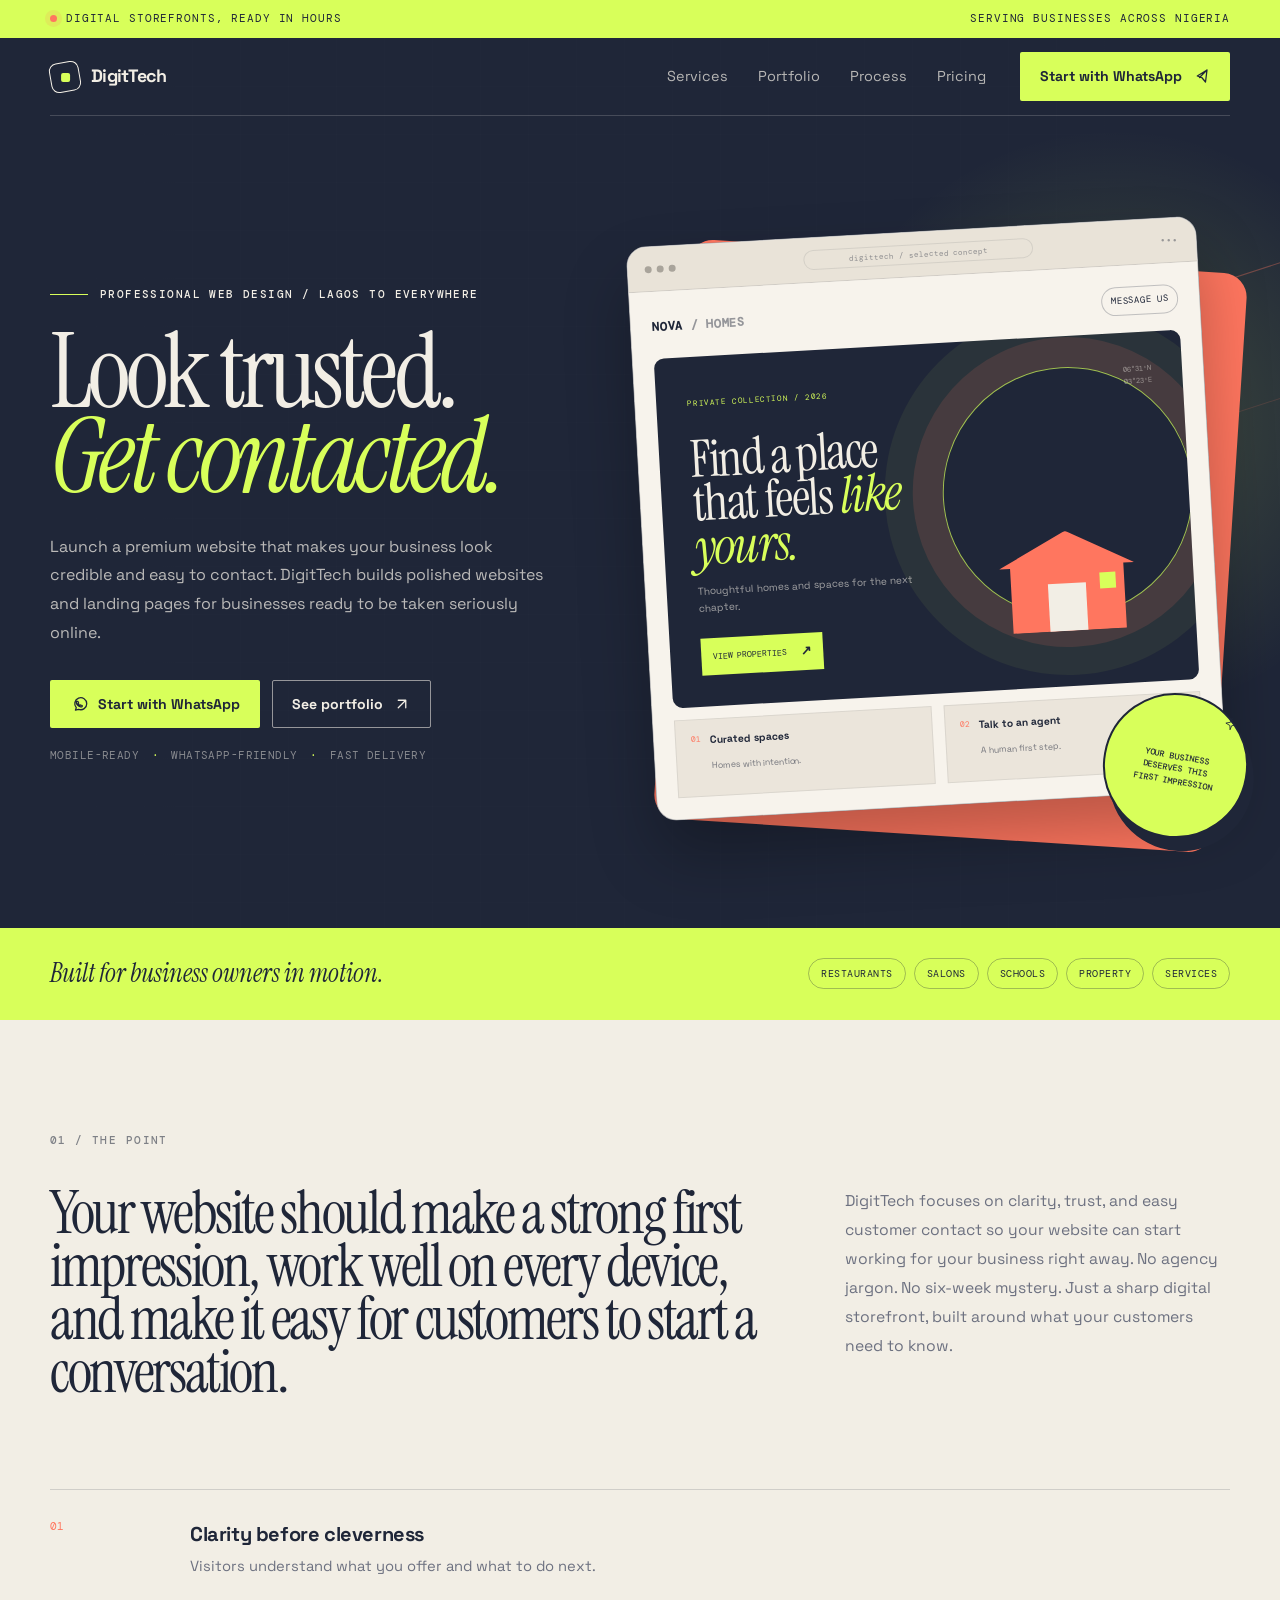
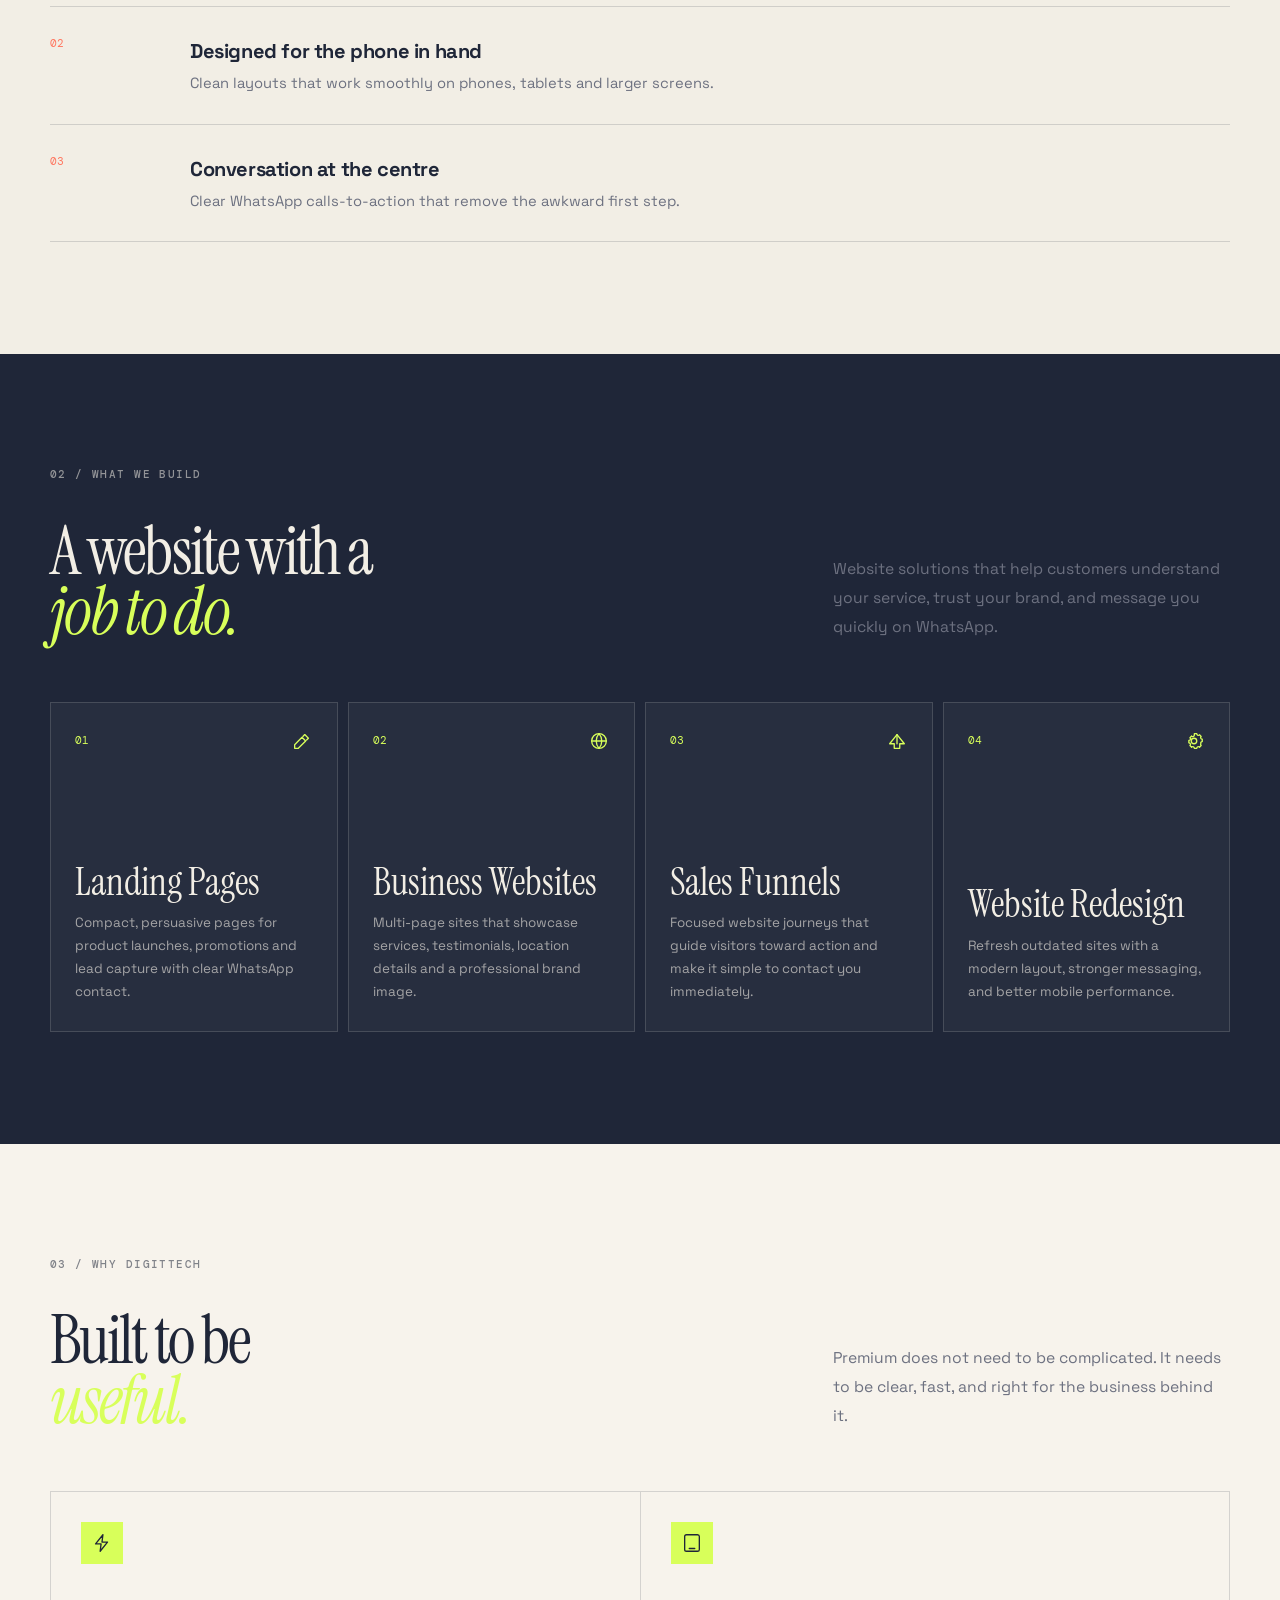
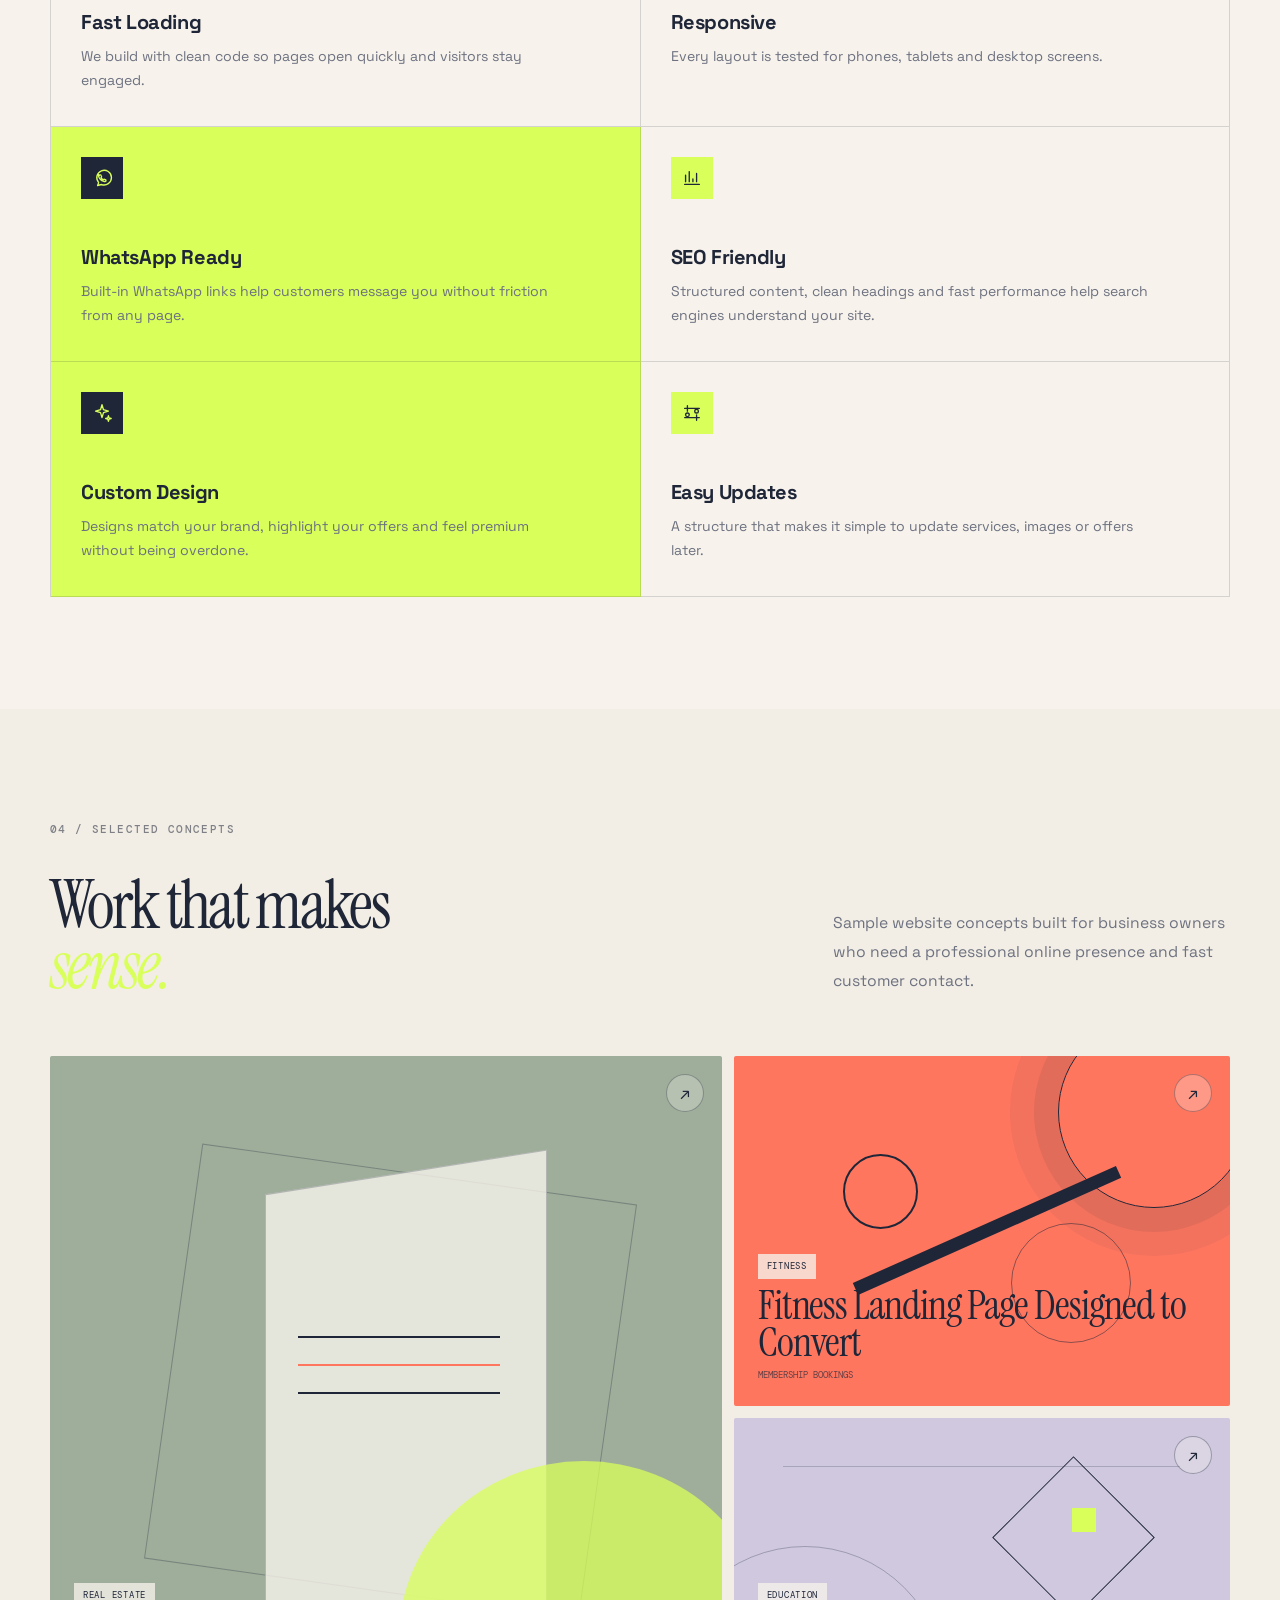
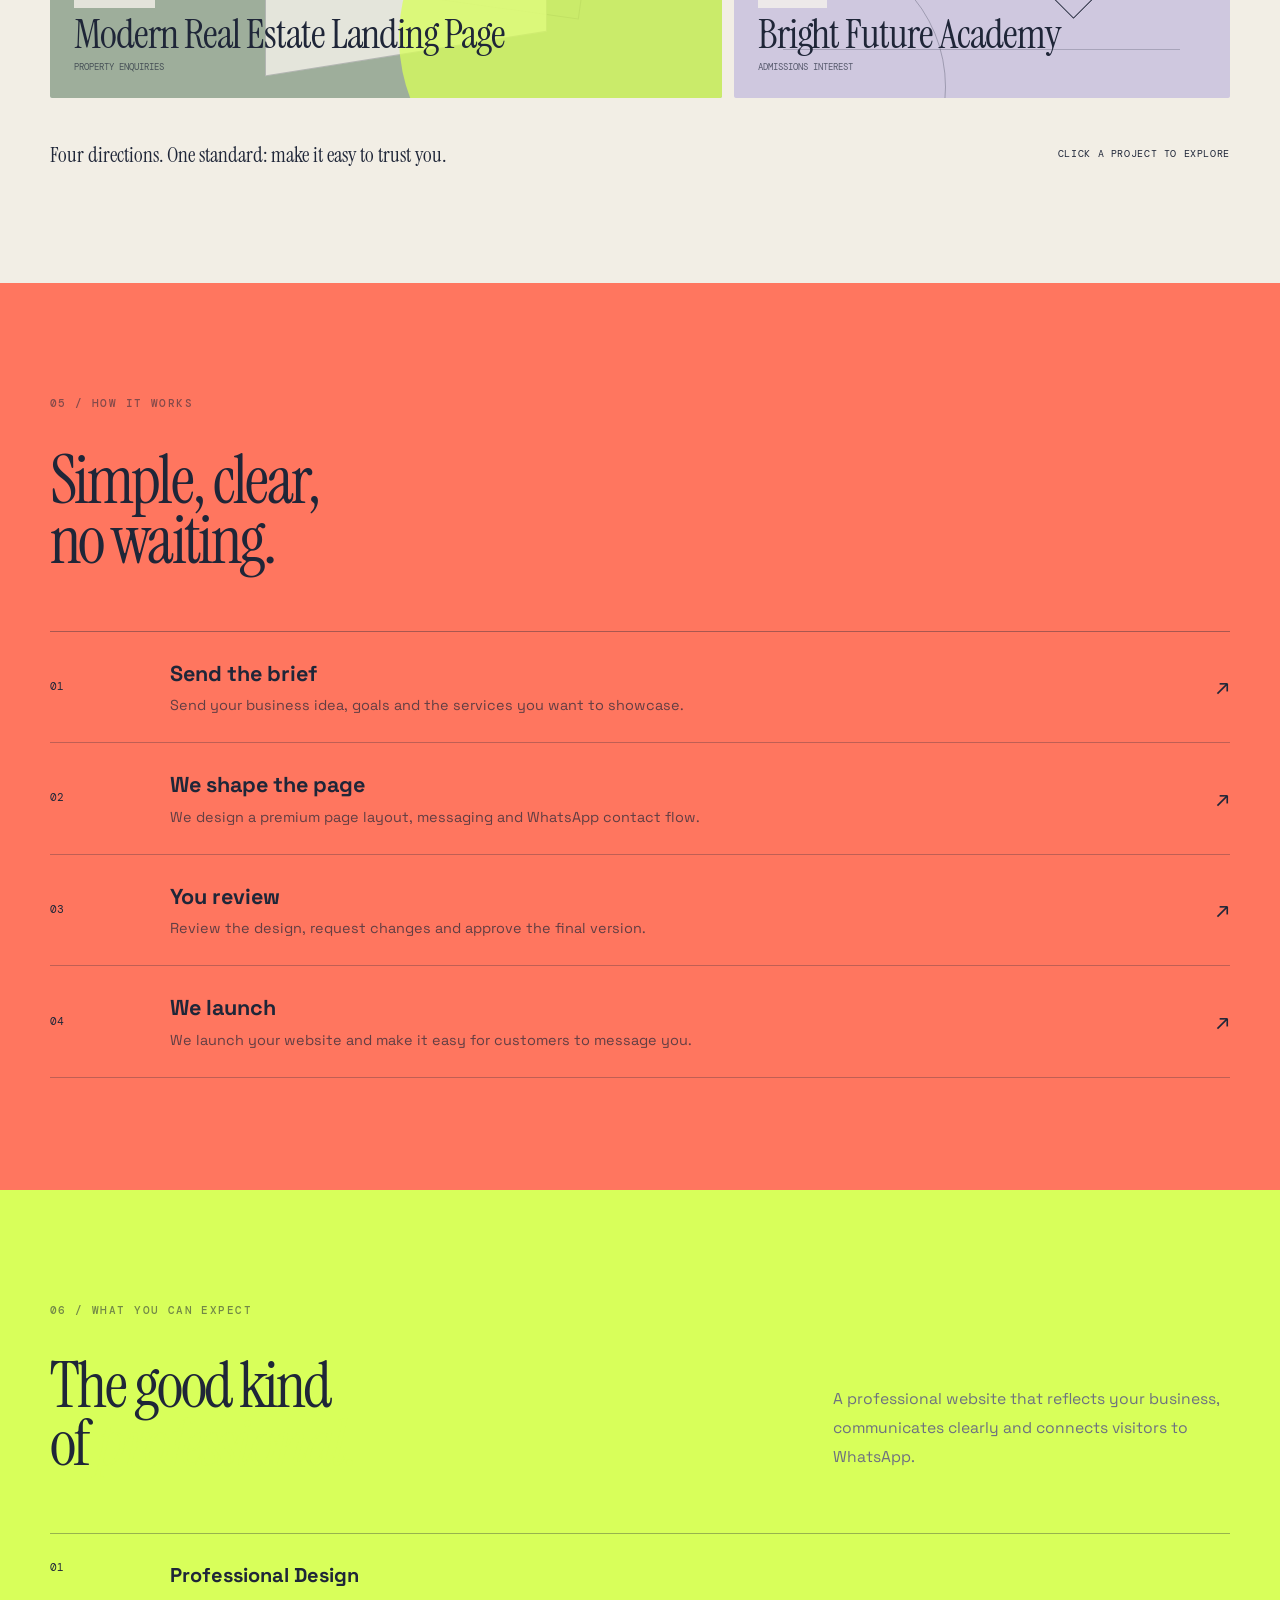
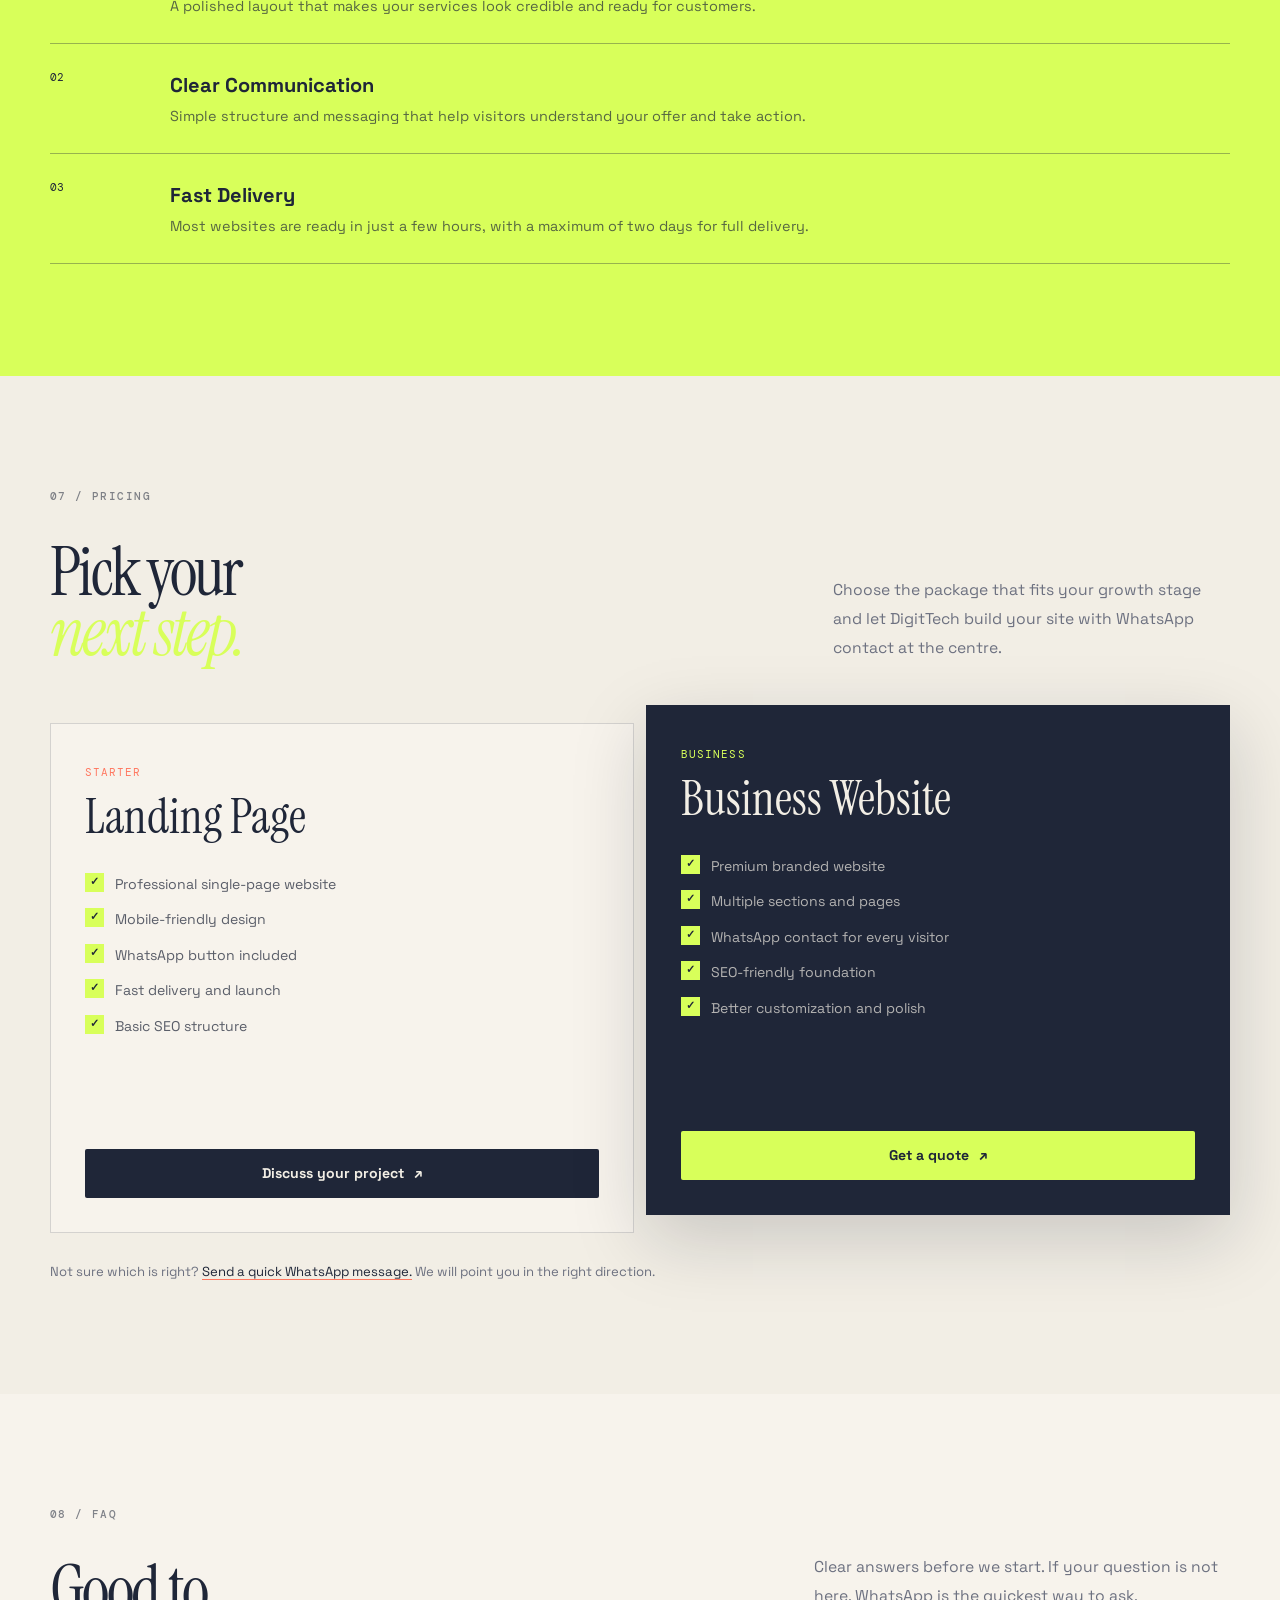
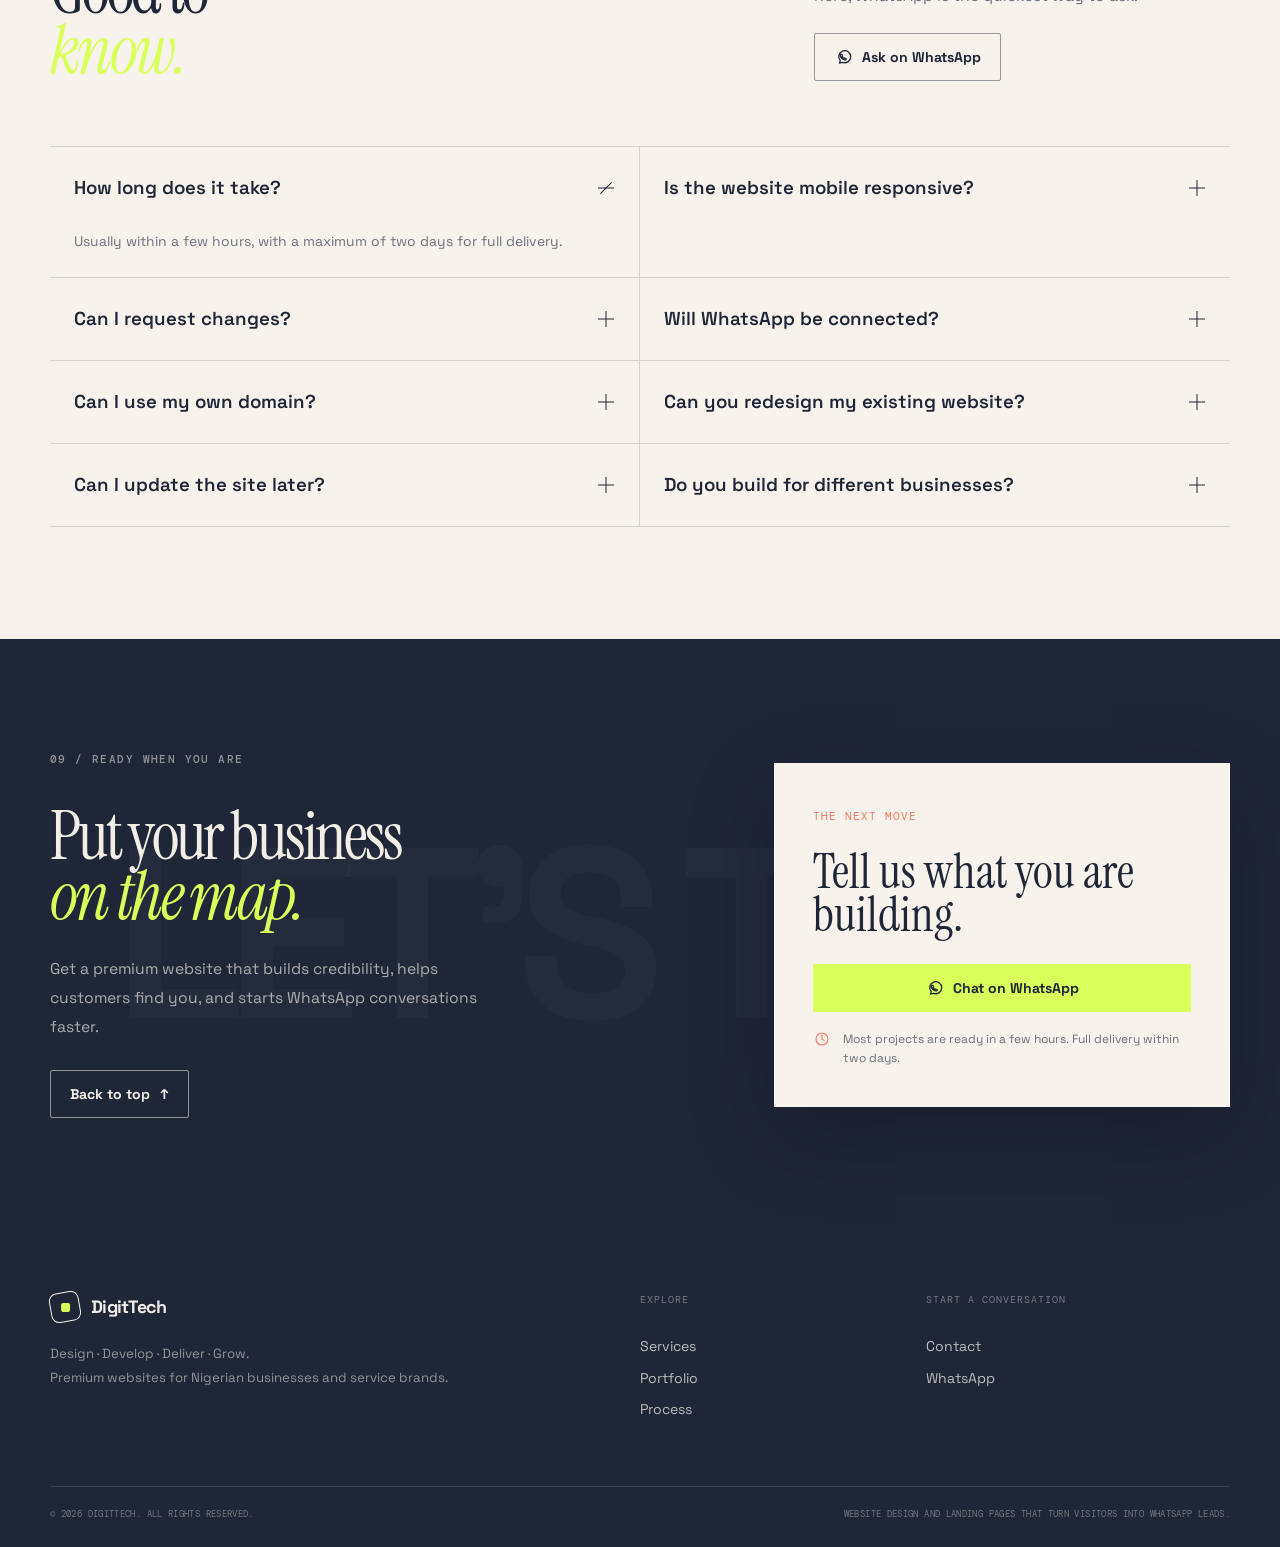
<file: index.html>
<!DOCTYPE html>
<html lang="en">
<head>
  <meta charset="UTF-8">
  <meta name="viewport" content="width=device-width, initial-scale=1.0">
  <title>DigitTech — Professional websites for Nigerian businesses</title>
  <meta name="description" content="Premium, mobile-ready websites for Nigerian businesses that turn visitors into WhatsApp conversations.">
  <meta property="og:title" content="DigitTech — Professional websites for Nigerian businesses">
  <meta property="og:description" content="Premium, mobile-ready websites for Nigerian businesses that turn visitors into WhatsApp conversations.">
  <meta property="og:type" content="website">
  <meta name="theme-color" content="#1f2638">
  <meta name="robots" content="index,follow">
  <link rel="preconnect" href="https://fonts.googleapis.com">
  <link rel="preconnect" href="https://fonts.gstatic.com" crossorigin>
  <link href="https://fonts.googleapis.com/css2?family=DM+Mono:wght@400;500&family=Instrument+Serif:ital@0;1&family=Space+Grotesk:wght@400;500;600;700&display=swap" rel="stylesheet">
  <link rel="stylesheet" href="style.css">

  <!-- Existing Meta Pixel retained from the current DigitTech site. -->
  <script>
    !function(f,b,e,v,n,t,s)
    {if(f.fbq)return;n=f.fbq=function(){n.callMethod?
    n.callMethod.apply(n,arguments):n.queue.push(arguments)};
    if(!f._fbq)f._fbq=n;n.push=n;n.loaded=!0;n.version='2.0';
    n.queue=[];t=b.createElement(e);t.async=!0;
    t.src=v;s=b.getElementsByTagName(e)[0];
    s.parentNode.insertBefore(t,s)}(window, document,'script',
    'https://connect.facebook.net/en_US/fbevents.js');

    fbq('init', '1558461865767985');
    fbq('track', 'PageView');
  </script>
  <noscript>
    <img height="1" width="1" style="display:none" alt="" src="https://www.facebook.com/tr?id=1558461865767985&ev=PageView&noscript=1">
  </noscript>
</head>

<body>
  <div class="site-shell" id="top">
    <div class="announcement">
      <div class="container announcement-inner">
        <p><span class="pulse-dot" aria-hidden="true"></span>Digital storefronts, ready in hours</p>
        <p class="announcement-location">Serving businesses across Nigeria</p>
      </div>
    </div>

    <header class="site-header">
      <div class="container nav-inner">
        <a class="brand" href="#top" aria-label="DigitTech home">
          <span class="brand-mark" aria-hidden="true"><span></span></span>
          <span>DigitTech</span>
        </a>

        <button class="menu-toggle" type="button" aria-label="Open navigation" aria-expanded="false" aria-controls="site-nav">
          <svg class="icon icon-menu" viewBox="0 0 24 24" aria-hidden="true">
            <path d="M4 7h16M4 12h16M4 17h16"></path>
          </svg>
          <svg class="icon icon-close" viewBox="0 0 24 24" aria-hidden="true">
            <path d="M5 5l14 14M19 5L5 19"></path>
          </svg>
        </button>

        <div class="nav-panel" id="site-nav">
          <nav class="main-nav" aria-label="Primary navigation">
            <a href="#services">Services</a>
            <a href="#portfolio">Portfolio</a>
            <a href="#process">Process</a>
            <a href="#pricing">Pricing</a>
          </nav>
          <a class="button button-lime nav-cta whatsapp-link" target="_blank" rel="noopener noreferrer" href="https://wa.me/2349125274323?text=Hello%20DigitTech%2C%20I%27d%20like%20to%20discuss%20a%20website%20project.">
            <span>Start with WhatsApp</span>
            <svg class="icon" viewBox="0 0 24 24" aria-hidden="true"><path d="M20 4L10 14M20 4l-2 16-5-6-6-2 13-8Z"></path></svg>
          </a>
        </div>
      </div>
    </header>

    <main>
      <section class="hero section-dark" aria-labelledby="hero-title">
        <div class="hero-glow" aria-hidden="true"></div>
        <div class="hero-line" aria-hidden="true"></div>
        <div class="container hero-grid">
          <div class="hero-copy reveal">
            <p class="eyebrow eyebrow-light"><span class="eyebrow-rule"></span>Professional web design / Lagos to everywhere</p>
            <h1 id="hero-title">Look trusted.<br><em>Get contacted.</em></h1>
            <p class="hero-lede">Launch a premium website that makes your business look credible and easy to contact. DigitTech builds polished websites and landing pages for businesses ready to be taken seriously online.</p>

            <div class="hero-actions">
              <a class="button button-lime whatsapp-link" target="_blank" rel="noopener noreferrer" href="https://wa.me/2349125274323?text=Hello%20DigitTech%2C%20I%27d%20like%20to%20discuss%20a%20website%20project.">
                <svg class="icon whatsapp-icon" viewBox="0 0 24 24" aria-hidden="true"><path d="M7.2 20.2 8.4 17a8 8 0 1 1 3.1 2.1l-4.3 1.1Z"></path><path d="M9.1 9.2c.2-.5.4-.6.8-.6h.5c.2 0 .4.1.5.4l.6 1.4c.1.2.1.4-.1.6l-.5.6c.5 1 1.3 1.8 2.4 2.3l.6-.5c.2-.2.4-.2.6-.1l1.4.6c.3.1.4.3.4.5v.5c0 .4-.2.7-.6.8-.4.2-1 .2-1.7 0-2.8-.7-5-2.8-5.8-5.7-.2-.7-.2-1.3 0-1.8Z"></path></svg>
                <span>Start with WhatsApp</span>
              </a>
              <a class="button button-outline-light" href="#portfolio">
                <span>See portfolio</span>
                <svg class="icon" viewBox="0 0 24 24" aria-hidden="true"><path d="M7 7h10v10M17 7 7 17"></path></svg>
              </a>
            </div>

            <p class="hero-meta">Mobile-ready <span>·</span> WhatsApp-friendly <span>·</span> Fast delivery</p>
          </div>

          <div class="hero-visual reveal reveal-delay" aria-label="Website design preview">
            <div class="browser-shadow" aria-hidden="true"></div>
            <div class="browser-window">
              <div class="browser-bar">
                <div class="browser-dots" aria-hidden="true"><span></span><span></span><span></span></div>
                <div class="address-bar">digittech / selected concept</div>
                <span class="browser-bar-mark" aria-hidden="true">•••</span>
              </div>

              <div class="mock-site">
                <div class="mock-nav">
                  <strong>NOVA <span>/ HOMES</span></strong>
                  <span class="mock-message">MESSAGE US</span>
                </div>

                <div class="mock-hero">
                  <div class="mock-copy">
                    <span class="mock-kicker">PRIVATE COLLECTION / 2026</span>
                    <h2>Find a place<br>that feels <em>like yours.</em></h2>
                    <p>Thoughtful homes and spaces for the next chapter.</p>
                    <span class="mock-button">View properties <b>↗</b></span>
                  </div>
                  <div class="mock-art" aria-hidden="true">
                    <div class="mock-orbit"></div>
                    <div class="mock-house"><i></i><b></b></div>
                    <span class="mock-coordinate">06°31'N<br>03°23'E</span>
                  </div>
                </div>

                <div class="mock-cards">
                  <div><small>01</small><strong>Curated spaces</strong><span>Homes with intention.</span></div>
                  <div><small>02</small><strong>Talk to an agent</strong><span>A human first step.</span></div>
                </div>
              </div>
            </div>

            <div class="hero-sticker">
              <svg class="sticker-sparkle" viewBox="0 0 24 24" aria-hidden="true"><path d="M12 2l1.5 7.2L21 12l-7.5 2.8L12 22l-1.5-7.2L3 12l7.5-2.8L12 2Z"></path></svg>
              <span>YOUR BUSINESS<br>DESERVES THIS<br>FIRST IMPRESSION</span>
            </div>
          </div>
        </div>
      </section>

      <section class="industry-band" aria-label="Industries served">
        <div class="container industry-inner">
          <p>Built for business owners in motion.</p>
          <div class="industry-tags">
            <span>Restaurants</span><span>Salons</span><span>Schools</span><span>Property</span><span>Services</span>
          </div>
        </div>
      </section>

      <section class="point section-paper section-space" aria-labelledby="point-title">
        <div class="container">
          <div class="section-label">01 / The point</div>
          <div class="point-grid">
            <h2 id="point-title">Your website should make a strong first impression, work well on every device, and make it easy for customers to start a conversation.</h2>
            <div class="point-support">
              <p>DigitTech focuses on clarity, trust, and easy customer contact so your website can start working for your business right away. No agency jargon. No six-week mystery. Just a sharp digital storefront, built around what your customers need to know.</p>
            </div>
          </div>

          <div class="rule-list">
            <article class="rule-row reveal">
              <span class="rule-number">01</span>
              <div><h3>Clarity before cleverness</h3><p>Visitors understand what you offer and what to do next.</p></div>
            </article>
            <article class="rule-row reveal">
              <span class="rule-number">02</span>
              <div><h3>Designed for the phone in hand</h3><p>Clean layouts that work smoothly on phones, tablets and larger screens.</p></div>
            </article>
            <article class="rule-row reveal">
              <span class="rule-number">03</span>
              <div><h3>Conversation at the centre</h3><p>Clear WhatsApp calls-to-action that remove the awkward first step.</p></div>
            </article>
          </div>
        </div>
      </section>

      <section class="services section-dark section-space" id="services" aria-labelledby="services-title">
        <div class="container">
          <div class="section-label section-label-light">02 / What we build</div>
          <div class="section-heading-row">
            <h2 id="services-title">A website with a<br><em>job to do.</em></h2>
            <p>Website solutions that help customers understand your service, trust your brand, and message you quickly on WhatsApp.</p>
          </div>

          <div class="services-grid">
            <article class="service-card reveal">
              <div class="service-top"><span>01</span><svg class="line-icon" viewBox="0 0 24 24" aria-hidden="true"><path d="m4 16 8-8 4 4-8 8H4v-4Z"></path><path d="m13 7 2-2 4 4-2 2"></path></svg></div>
              <h3>Landing Pages</h3>
              <p>Compact, persuasive pages for product launches, promotions and lead capture with clear WhatsApp contact.</p>
            </article>
            <article class="service-card reveal">
              <div class="service-top"><span>02</span><svg class="line-icon" viewBox="0 0 24 24" aria-hidden="true"><circle cx="12" cy="12" r="8"></circle><path d="M4 12h16M12 4a12 12 0 0 1 0 16M12 4a12 12 0 0 0 0 16"></path></svg></div>
              <h3>Business Websites</h3>
              <p>Multi-page sites that showcase services, testimonials, location details and a professional brand image.</p>
            </article>
            <article class="service-card reveal">
              <div class="service-top"><span>03</span><svg class="line-icon" viewBox="0 0 24 24" aria-hidden="true"><path d="m4 15 8-10 8 10h-5v5H9v-5H4Z"></path><path d="M12 5v10"></path></svg></div>
              <h3>Sales Funnels</h3>
              <p>Focused website journeys that guide visitors toward action and make it simple to contact you immediately.</p>
            </article>
            <article class="service-card reveal">
              <div class="service-top"><span>04</span><svg class="line-icon" viewBox="0 0 24 24" aria-hidden="true"><circle cx="12" cy="12" r="3"></circle><path d="M19.4 15a1.7 1.7 0 0 0 .3 1.9l.1.1-1.8 1.8-.1-.1a1.7 1.7 0 0 0-1.9-.3 1.7 1.7 0 0 0-1 1.5v.1h-2.6v-.1a1.7 1.7 0 0 0-1-1.5 1.7 1.7 0 0 0-1.9.3l-.1.1-1.8-1.8.1-.1a1.7 1.7 0 0 0 .3-1.9 1.7 1.7 0 0 0-1.5-1H6.4v-2.6h.1a1.7 1.7 0 0 0 1.5-1 1.7 1.7 0 0 0-.3-1.9l-.1-.1 1.8-1.8.1.1a1.7 1.7 0 0 0 1.9.3 1.7 1.7 0 0 0 1-1.5V4h2.6v.1a1.7 1.7 0 0 0 1 1.5 1.7 1.7 0 0 0 1.9-.3l.1-.1 1.8 1.8-.1.1a1.7 1.7 0 0 0-.3 1.9 1.7 1.7 0 0 0 1.5 1h.1v2.6h-.1a1.7 1.7 0 0 0-1.5 1Z"></path></svg></div>
              <h3>Website Redesign</h3>
              <p>Refresh outdated sites with a modern layout, stronger messaging, and better mobile performance.</p>
            </article>
          </div>
        </div>
      </section>

      <section class="benefits section-cream section-space" aria-labelledby="benefits-title">
        <div class="container">
          <div class="section-label">03 / Why DigitTech</div>
          <div class="section-heading-row">
            <h2 id="benefits-title">Built to be<br><em>useful.</em></h2>
            <p>Premium does not need to be complicated. It needs to be clear, fast, and right for the business behind it.</p>
          </div>

          <div class="benefit-grid">
            <article class="benefit-item reveal"><span class="benefit-icon"><svg class="line-icon" viewBox="0 0 24 24" aria-hidden="true"><path d="M13 3 5 13h6l-1 8 8-10h-6l1-8Z"></path></svg></span><h3>Fast Loading</h3><p>We build with clean code so pages open quickly and visitors stay engaged.</p></article>
            <article class="benefit-item reveal"><span class="benefit-icon"><svg class="line-icon" viewBox="0 0 24 24" aria-hidden="true"><rect x="4" y="3" width="16" height="18" rx="2"></rect><path d="M9 18h6"></path></svg></span><h3>Responsive</h3><p>Every layout is tested for phones, tablets and desktop screens.</p></article>
            <article class="benefit-item benefit-highlight reveal"><span class="benefit-icon"><svg class="line-icon" viewBox="0 0 24 24" aria-hidden="true"><path d="M7.2 20.2 8.4 17a8 8 0 1 1 3.1 2.1l-4.3 1.1Z"></path><path d="M9.1 9.2c.2-.5.4-.6.8-.6h.5c.2 0 .4.1.5.4l.6 1.4c.1.2.1.4-.1.6l-.5.6c.5 1 1.3 1.8 2.4 2.3l.6-.5c.2-.2.4-.2.6-.1l1.4.6c.3.1.4.3.4.5v.5c0 .4-.2.7-.6.8-.4.2-1 .2-1.7 0-2.8-.7-5-2.8-5.8-5.7-.2-.7-.2-1.3 0-1.8Z"></path></svg></span><h3>WhatsApp Ready</h3><p>Built-in WhatsApp links help customers message you without friction from any page.</p></article>
            <article class="benefit-item reveal"><span class="benefit-icon"><svg class="line-icon" viewBox="0 0 24 24" aria-hidden="true"><path d="M4 19h16M5 16V9M9 16V5M13 16v-3M17 16V7"></path></svg></span><h3>SEO Friendly</h3><p>Structured content, clean headings and fast performance help search engines understand your site.</p></article>
            <article class="benefit-item benefit-highlight reveal"><span class="benefit-icon"><svg class="line-icon" viewBox="0 0 24 24" aria-hidden="true"><path d="m12 3 1.6 5.4L19 10l-5.4 1.6L12 17l-1.6-5.4L5 10l5.4-1.6L12 3Z"></path><path d="m19 15 .7 2.3L22 18l-2.3.7L19 21l-.7-2.3L16 18l2.3-.7L19 15Z"></path></svg></span><h3>Custom Design</h3><p>Designs match your brand, highlight your offers and feel premium without being overdone.</p></article>
            <article class="benefit-item reveal"><span class="benefit-icon"><svg class="line-icon" viewBox="0 0 24 24" aria-hidden="true"><path d="M4 7h16M7 4v6M17 14v6M4 17h16"></path><circle cx="7" cy="14" r="2"></circle><circle cx="17" cy="10" r="2"></circle></svg></span><h3>Easy Updates</h3><p>A structure that makes it simple to update services, images or offers later.</p></article>
          </div>
        </div>
      </section>

      <section class="portfolio section-paper section-space" id="portfolio" aria-labelledby="portfolio-title">
        <div class="container">
          <div class="section-label">04 / Selected concepts</div>
          <div class="section-heading-row">
            <h2 id="portfolio-title">Work that makes<br><em>sense.</em></h2>
            <p>Sample website concepts built for business owners who need a professional online presence and fast customer contact.</p>
          </div>

          <div class="portfolio-grid">
            <button class="portfolio-card portfolio-realestate reveal" type="button" data-project="realestate" aria-label="Explore Modern Real Estate Landing Page">
              <span class="project-art project-art-realestate" aria-hidden="true"><i></i><b></b><span class="art-grid"></span></span>
              <span class="portfolio-arrow" aria-hidden="true">↗</span>
              <span class="portfolio-content"><small>Real Estate</small><h3>Modern Real Estate Landing Page</h3><span>Property enquiries</span></span>
            </button>

            <button class="portfolio-card portfolio-fitness reveal" type="button" data-project="fitness" aria-label="Explore Fitness Landing Page Designed to Convert">
              <span class="project-art project-art-fitness" aria-hidden="true"><i></i><b></b><span class="art-rings"></span></span>
              <span class="portfolio-arrow" aria-hidden="true">↗</span>
              <span class="portfolio-content"><small>Fitness</small><h3>Fitness Landing Page Designed to Convert</h3><span>Membership bookings</span></span>
            </button>

            <button class="portfolio-card portfolio-education reveal" type="button" data-project="education" aria-label="Explore Bright Future Academy">
              <span class="project-art project-art-education" aria-hidden="true"><i></i><b></b><span class="art-lines"></span></span>
              <span class="portfolio-arrow" aria-hidden="true">↗</span>
              <span class="portfolio-content"><small>Education</small><h3>Bright Future Academy</h3><span>Admissions interest</span></span>
            </button>

            <button class="portfolio-card portfolio-church reveal" type="button" data-project="church" aria-label="Explore GraceLife Church">
              <span class="project-art project-art-church" aria-hidden="true"><i></i><b></b><span class="art-sun"></span></span>
              <span class="portfolio-arrow" aria-hidden="true">↗</span>
              <span class="portfolio-content"><small>Church</small><h3>GraceLife Church</h3><span>Visitor welcome</span></span>
            </button>
          </div>

          <div class="portfolio-note">
            <strong>Four directions. One standard: make it easy to trust you.</strong>
            <span>Click a project to explore</span>
          </div>
        </div>
      </section>

      <section class="process section-coral section-space" id="process" aria-labelledby="process-title">
        <div class="container">
          <div class="section-label">05 / How it works</div>
          <div class="process-heading">
            <h2 id="process-title">Simple, clear,<br>no waiting.</h2>
          </div>
          <div class="process-list">
            <article class="process-row reveal"><span>01</span><div><h3>Send the brief</h3><p>Send your business idea, goals and the services you want to showcase.</p></div><b aria-hidden="true">↗</b></article>
            <article class="process-row reveal"><span>02</span><div><h3>We shape the page</h3><p>We design a premium page layout, messaging and WhatsApp contact flow.</p></div><b aria-hidden="true">↗</b></article>
            <article class="process-row reveal"><span>03</span><div><h3>You review</h3><p>Review the design, request changes and approve the final version.</p></div><b aria-hidden="true">↗</b></article>
            <article class="process-row reveal"><span>04</span><div><h3>We launch</h3><p>We launch your website and make it easy for customers to message you.</p></div><b aria-hidden="true">↗</b></article>
          </div>
        </div>
      </section>

      <section class="expect section-lime section-space" aria-labelledby="expect-title">
        <div class="container">
          <div class="section-label">06 / What you can expect</div>
          <div class="section-heading-row">
            <h2 id="expect-title">The good kind<br>of <em>professional.</em></h2>
            <p>A professional website that reflects your business, communicates clearly and connects visitors to WhatsApp.</p>
          </div>
          <div class="expect-list">
            <article class="expect-row reveal"><span>01</span><div><h3>Professional Design</h3><p>A polished layout that makes your services look credible and ready for customers.</p></div></article>
            <article class="expect-row reveal"><span>02</span><div><h3>Clear Communication</h3><p>Simple structure and messaging that help visitors understand your offer and take action.</p></div></article>
            <article class="expect-row reveal"><span>03</span><div><h3>Fast Delivery</h3><p>Most websites are ready in just a few hours, with a maximum of two days for full delivery.</p></div></article>
          </div>
        </div>
      </section>

      <section class="pricing section-paper section-space" id="pricing" aria-labelledby="pricing-title">
        <div class="container">
          <div class="section-label">07 / Pricing</div>
          <div class="section-heading-row">
            <h2 id="pricing-title">Pick your<br><em>next step.</em></h2>
            <p>Choose the package that fits your growth stage and let DigitTech build your site with WhatsApp contact at the centre.</p>
          </div>

          <div class="pricing-grid">
            <article class="price-card reveal">
              <div><small>Starter</small><h3>Landing Page</h3>
                <ul>
                  <li>Professional single-page website</li>
                  <li>Mobile-friendly design</li>
                  <li>WhatsApp button included</li>
                  <li>Fast delivery and launch</li>
                  <li>Basic SEO structure</li>
                </ul>
              </div>
              <button class="button button-dark price-button" type="button" data-package="starter">Discuss your project <span>↗</span></button>
            </article>

            <article class="price-card price-featured reveal">
              <div><small>Business</small><h3>Business Website</h3>
                <ul>
                  <li>Premium branded website</li>
                  <li>Multiple sections and pages</li>
                  <li>WhatsApp contact for every visitor</li>
                  <li>SEO-friendly foundation</li>
                  <li>Better customization and polish</li>
                </ul>
              </div>
              <button class="button button-lime price-button" type="button" data-package="business">Get a quote <span>↗</span></button>
            </article>
          </div>

          <p class="pricing-note">Not sure which is right? <a class="whatsapp-link" target="_blank" rel="noopener noreferrer" href="https://wa.me/2349125274323?text=Hello%20DigitTech%2C%20I%27d%20like%20to%20discuss%20a%20website%20project.">Send a quick WhatsApp message.</a> We will point you in the right direction.</p>
        </div>
      </section>

      <section class="faq section-cream section-space" id="faq" aria-labelledby="faq-title">
        <div class="container">
          <div class="faq-heading">
            <div>
              <div class="section-label">08 / FAQ</div>
              <h2 id="faq-title">Good to<br><em>know.</em></h2>
            </div>
            <div>
              <p>Clear answers before we start. If your question is not here, WhatsApp is the quickest way to ask.</p>
              <a class="button button-outline-dark whatsapp-link" target="_blank" rel="noopener noreferrer" href="https://wa.me/2349125274323?text=Hello%20DigitTech%2C%20I%27d%20like%20to%20discuss%20a%20website%20project.">
                <svg class="icon whatsapp-icon" viewBox="0 0 24 24" aria-hidden="true"><path d="M7.2 20.2 8.4 17a8 8 0 1 1 3.1 2.1l-4.3 1.1Z"></path><path d="M9.1 9.2c.2-.5.4-.6.8-.6h.5c.2 0 .4.1.5.4l.6 1.4c.1.2.1.4-.1.6l-.5.6c.5 1 1.3 1.8 2.4 2.3l.6-.5c.2-.2.4-.2.6-.1l1.4.6c.3.1.4.3.4.5v.5c0 .4-.2.7-.6.8-.4.2-1 .2-1.7 0-2.8-.7-5-2.8-5.8-5.7-.2-.7-.2-1.3 0-1.8Z"></path></svg>
                Ask on WhatsApp
              </a>
            </div>
          </div>

          <div class="faq-list">
            <article class="faq-item is-open reveal">
              <h3><button class="faq-question" type="button" aria-expanded="true"><span>How long does it take?</span><span class="faq-plus" aria-hidden="true"></span></button></h3>
              <div class="faq-answer"><p>Usually within a few hours, with a maximum of two days for full delivery.</p></div>
            </article>
            <article class="faq-item reveal">
              <h3><button class="faq-question" type="button" aria-expanded="false"><span>Is the website mobile responsive?</span><span class="faq-plus" aria-hidden="true"></span></button></h3>
              <div class="faq-answer"><p>Yes. Every design is built to look great on phones, tablets and desktop screens.</p></div>
            </article>
            <article class="faq-item reveal">
              <h3><button class="faq-question" type="button" aria-expanded="false"><span>Can I request changes?</span><span class="faq-plus" aria-hidden="true"></span></button></h3>
              <div class="faq-answer"><p>Yes. You can review the design and ask for revisions before launch.</p></div>
            </article>
            <article class="faq-item reveal">
              <h3><button class="faq-question" type="button" aria-expanded="false"><span>Will WhatsApp be connected?</span><span class="faq-plus" aria-hidden="true"></span></button></h3>
              <div class="faq-answer"><p>Yes. Every website includes clear WhatsApp contact options for customers.</p></div>
            </article>
            <article class="faq-item reveal">
              <h3><button class="faq-question" type="button" aria-expanded="false"><span>Can I use my own domain?</span><span class="faq-plus" aria-hidden="true"></span></h3>
              <div class="faq-answer"><p>Yes. We can publish your site to your own domain or help you connect it.</p></div>
            </article>
            <article class="faq-item reveal">
              <h3><button class="faq-question" type="button" aria-expanded="false"><span>Can you redesign my existing website?</span><span class="faq-plus" aria-hidden="true"></span></button></h3>
              <div class="faq-answer"><p>Yes. We refresh existing sites with a modern layout and stronger messaging.</p></div>
            </article>
            <article class="faq-item reveal">
              <h3><button class="faq-question" type="button" aria-expanded="false"><span>Can I update the site later?</span><span class="faq-plus" aria-hidden="true"></span></button></h3>
              <div class="faq-answer"><p>Yes. We deliver a structure that makes future updates easier.</p></div>
            </article>
            <article class="faq-item reveal">
              <h3><button class="faq-question" type="button" aria-expanded="false"><span>Do you build for different businesses?</span><span class="faq-plus" aria-hidden="true"></span></button></h3>
              <div class="faq-answer"><p>Yes. We create websites for restaurants, schools, salons, real estate, services and more.</p></div>
            </article>
          </div>
        </div>
      </section>

      <section class="contact section-dark section-space" id="contact" aria-labelledby="contact-title">
        <div class="contact-bg-word" aria-hidden="true">LET'S TALK</div>
        <div class="container contact-grid">
          <div class="contact-copy reveal">
            <div class="section-label section-label-light">09 / Ready when you are</div>
            <h2 id="contact-title">Put your business<br><em>on the map.</em></h2>
            <p>Get a premium website that builds credibility, helps customers find you, and starts WhatsApp conversations faster.</p>
            <a class="button button-outline-light" href="#top">Back to top <span>↑</span></a>
          </div>

          <aside class="contact-card reveal" aria-label="Start a website project">
            <small>The next move</small>
            <h3 id="contact-card-title">Tell us what you are building.</h3>
            <a class="button button-lime whatsapp-link contact-whatsapp" target="_blank" rel="noopener noreferrer" href="https://wa.me/2349125274323?text=Hello%20DigitTech%2C%20I%27d%20like%20to%20discuss%20a%20website%20project.">
              <svg class="icon whatsapp-icon" viewBox="0 0 24 24" aria-hidden="true"><path d="M7.2 20.2 8.4 17a8 8 0 1 1 3.1 2.1l-4.3 1.1Z"></path><path d="M9.1 9.2c.2-.5.4-.6.8-.6h.5c.2 0 .4.1.5.4l.6 1.4c.1.2.1.4-.1.6l-.5.6c.5 1 1.3 1.8 2.4 2.3l.6-.5c.2-.2.4-.2.6-.1l1.4.6c.3.1.4.3.4.5v.5c0 .4-.2.7-.6.8-.4.2-1 .2-1.7 0-2.8-.7-5-2.8-5.8-5.7-.2-.7-.2-1.3 0-1.8Z"></path></svg>
              Chat on WhatsApp
            </a>
            <p class="contact-note"><span class="clock-icon" aria-hidden="true"><svg class="line-icon" viewBox="0 0 24 24"><circle cx="12" cy="12" r="8"></circle><path d="M12 7v5l3 2"></path></svg></span><span>Most projects are ready in a few hours. Full delivery within two days.</span></p>
          </aside>
        </div>
      </section>
    </main>

    <footer class="footer">
      <div class="container">
        <div class="footer-grid">
          <div class="footer-brand">
            <a class="brand brand-footer" href="#top" aria-label="DigitTech home"><span class="brand-mark" aria-hidden="true"><span></span></span><span>DigitTech</span></a>
            <p>Design · Develop · Deliver · Grow.<br>Premium websites for Nigerian businesses and service brands.</p>
          </div>
          <div>
            <h3>Explore</h3>
            <a href="#services">Services</a>
            <a href="#portfolio">Portfolio</a>
            <a href="#process">Process</a>
          </div>
          <div>
            <h3>Start a conversation</h3>
            <a href="#contact">Contact</a>
            <a class="whatsapp-link" target="_blank" rel="noopener noreferrer" href="https://wa.me/2349125274323?text=Hello%20DigitTech%2C%20I%27d%20like%20to%20discuss%20a%20website%20project.">WhatsApp</a>
          </div>
        </div>
        <div class="footer-bottom">
          <span>© 2026 DigitTech. All Rights Reserved.</span>
          <span>Website design and landing pages that turn visitors into WhatsApp leads.</span>
        </div>
      </div>
    </footer>
  </div>

  <div class="modal-backdrop" id="portfolio-modal" hidden>
    <div class="project-modal" role="dialog" aria-modal="true" aria-labelledby="modal-title" aria-describedby="modal-description">
      <button class="modal-close" type="button" aria-label="Close project details">
        <svg class="icon" viewBox="0 0 24 24" aria-hidden="true"><path d="M5 5l14 14M19 5L5 19"></path></svg>
      </button>
      <div class="modal-accent" id="modal-accent" aria-hidden="true"></div>
      <div class="modal-content">
        <small id="modal-category">Real Estate</small>
        <h2 id="modal-title">Modern Real Estate Landing Page</h2>
        <p id="modal-description"></p>
        <dl class="modal-details">
          <div><dt>Focus</dt><dd id="modal-focus"></dd></div>
          <div><dt>Design tone</dt><dd id="modal-tone"></dd></div>
          <div><dt>Outcome</dt><dd id="modal-outcome"></dd></div>
        </dl>
        <a class="button button-dark whatsapp-link modal-whatsapp" target="_blank" rel="noopener noreferrer" href="https://wa.me/2349125274323?text=Hello%20DigitTech%2C%20I%27d%20like%20to%20discuss%20a%20website%20project.">
          Discuss a similar project <span>↗</span>
        </a>
      </div>
    </div>
  </div>

  <script src="script.js"></script>
</body>
</html>
</file>
<file: style.css>
/* =========================================================
   DIGITTECH — CREATIVE STUDIO LANDING PAGE
   Handcrafted CSS / no framework
   ========================================================= */

:root {
  --navy: #1f2638;
  --paper: #f2eee5;
  --cream: #f7f3ec;
  --lime: #d8ff5a;
  --coral: #ff765f;
  --muted: #6d7180;
  --line: rgba(31, 38, 56, .16);
  --line-light: rgba(247, 243, 236, .18);
  --white: #fffdf8;
  --max: 1180px;
  --serif: "Instrument Serif", Georgia, serif;
  --sans: "Space Grotesk", Arial, sans-serif;
  --mono: "DM Mono", "Courier New", monospace;
  --shadow: 0 24px 70px rgba(18, 24, 40, .18);
  --ease: cubic-bezier(.2, .75, .2, 1);
}

* { box-sizing: border-box; margin: 0; padding: 0; }

html {
  scroll-behavior: smooth;
  scroll-padding-top: 86px;
  background: var(--paper);
}

body {
  min-width: 320px;
  overflow-x: hidden;
  background: var(--paper);
  color: var(--navy);
  font-family: var(--sans);
  line-height: 1.6;
  -webkit-font-smoothing: antialiased;
}

body.modal-open { overflow: hidden; }

a { color: inherit; text-decoration: none; }
button, a { -webkit-tap-highlight-color: transparent; }
button { font: inherit; }
img, svg { display: block; max-width: 100%; }

button:focus-visible,
a:focus-visible {
  outline: 3px solid var(--coral);
  outline-offset: 4px;
}

.container {
  width: min(calc(100% - 48px), var(--max));
  margin-inline: auto;
}

.section-space { padding: 112px 0; }
.section-dark { background: var(--navy); color: var(--paper); }
.section-paper { background: var(--paper); }
.section-cream { background: var(--cream); }
.section-coral { background: var(--coral); color: var(--navy); }
.section-lime { background: var(--lime); color: var(--navy); }

.announcement {
  min-height: 38px;
  background: var(--lime);
  color: var(--navy);
  font-family: var(--mono);
  font-size: .68rem;
  letter-spacing: .08em;
  text-transform: uppercase;
}

.announcement-inner {
  min-height: 38px;
  display: flex;
  align-items: center;
  justify-content: space-between;
  gap: 24px;
}

.announcement p { display: flex; align-items: center; gap: 9px; }
.pulse-dot {
  width: 7px;
  height: 7px;
  border-radius: 50%;
  background: var(--coral);
  box-shadow: 0 0 0 5px rgba(255,118,95,.14);
}

.site-header {
  position: absolute;
  inset: 38px 0 auto;
  z-index: 50;
  color: var(--paper);
}

.nav-inner {
  min-height: 78px;
  display: flex;
  align-items: center;
  justify-content: space-between;
  gap: 28px;
  border-bottom: 1px solid rgba(247,243,236,.18);
}

.brand {
  display: inline-flex;
  align-items: center;
  gap: 11px;
  font-weight: 700;
  font-size: 1.12rem;
  letter-spacing: -.04em;
  flex-shrink: 0;
}

.brand-mark {
  width: 30px;
  height: 30px;
  display: grid;
  place-items: center;
  border: 1.5px solid currentColor;
  border-radius: 8px;
  transform: rotate(-10deg);
}

.brand-mark span {
  width: 9px;
  height: 9px;
  background: var(--lime);
  border-radius: 2px;
  transform: rotate(10deg);
}

.nav-panel {
  display: flex;
  align-items: center;
  gap: 34px;
}

.main-nav {
  display: flex;
  align-items: center;
  gap: 30px;
  font-size: .9rem;
}

.main-nav a {
  opacity: .72;
  transition: opacity .2s ease;
}
.main-nav a:hover { opacity: 1; }

.button {
  min-height: 46px;
  padding: 12px 19px;
  border: 1px solid transparent;
  display: inline-flex;
  align-items: center;
  justify-content: center;
  gap: 10px;
  border-radius: 2px;
  font-weight: 700;
  font-size: .88rem;
  cursor: pointer;
  transition: transform .25s var(--ease), background .25s ease, color .25s ease, border-color .25s ease;
}

.button:hover { transform: translateY(-2px); }
.button:active { transform: translateY(0); }

.button-lime { background: var(--lime); color: var(--navy); }
.button-lime:hover { background: #e4ff83; }

.button-dark { background: var(--navy); color: var(--paper); }
.button-dark:hover { background: #2a3349; }

.button-outline-light { border-color: rgba(247,243,236,.55); color: var(--paper); background: transparent; }
.button-outline-light:hover { background: rgba(247,243,236,.08); }

.button-outline-dark { border-color: rgba(31,38,56,.45); color: var(--navy); background: transparent; }
.button-outline-dark:hover { background: rgba(31,38,56,.06); }

.icon {
  width: 18px;
  height: 18px;
  fill: none;
  stroke: currentColor;
  stroke-width: 1.7;
  stroke-linecap: round;
  stroke-linejoin: round;
}

.menu-toggle {
  display: none;
  width: 44px;
  height: 44px;
  place-items: center;
  border: 1px solid rgba(247,243,236,.35);
  border-radius: 50%;
  color: var(--paper);
  background: transparent;
  cursor: pointer;
}
.menu-toggle .icon-close { display: none; }
.menu-toggle.is-open .icon-menu { display: none; }
.menu-toggle.is-open .icon-close { display: block; }

.hero {
  min-height: 770px;
  padding: 178px 0 92px;
  position: relative;
  isolation: isolate;
  overflow: hidden;
}

.hero::before {
  content: "";
  position: absolute;
  inset: 0;
  opacity: .15;
  pointer-events: none;
  background-image:
    linear-gradient(rgba(247,243,236,.05) 1px, transparent 1px),
    linear-gradient(90deg, rgba(247,243,236,.05) 1px, transparent 1px);
  background-size: 48px 48px;
  mask-image: linear-gradient(90deg, transparent, #000 22%, #000 78%, transparent);
}

.hero-glow {
  position: absolute;
  width: 650px;
  height: 650px;
  right: -160px;
  top: 60px;
  border-radius: 50%;
  background: radial-gradient(circle, rgba(216,255,90,.18), transparent 64%);
  z-index: -1;
}

.hero-line {
  position: absolute;
  width: 70vw;
  height: 130px;
  right: -20vw;
  top: 290px;
  border-top: 1px solid rgba(255,118,95,.35);
  border-bottom: 1px solid rgba(255,118,95,.15);
  transform: rotate(-18deg);
  z-index: -1;
}

.hero-grid {
  display: grid;
  grid-template-columns: minmax(0, .91fr) minmax(0, 1.09fr);
  align-items: center;
  gap: clamp(50px, 7vw, 100px);
}

.hero-copy { position: relative; z-index: 2; }

.eyebrow,
.section-label {
  font-family: var(--mono);
  font-size: .68rem;
  letter-spacing: .13em;
  text-transform: uppercase;
  font-weight: 500;
}

.eyebrow {
  display: flex;
  align-items: center;
  gap: 12px;
  margin-bottom: 25px;
}

.eyebrow-rule {
  width: 38px;
  height: 1px;
  background: var(--lime);
  flex: 0 0 auto;
}

.hero h1 {
  max-width: 620px;
  font-family: var(--serif);
  font-size: clamp(4.4rem, 8.1vw, 7.7rem);
  font-weight: 400;
  line-height: .82;
  letter-spacing: -.045em;
}

.hero h1 em {
  color: var(--lime);
  font-style: italic;
}

.hero-lede {
  max-width: 590px;
  margin-top: 34px;
  color: rgba(242,238,229,.74);
  font-size: 1rem;
  line-height: 1.8;
}

.hero-actions {
  margin-top: 32px;
  display: flex;
  flex-wrap: wrap;
  gap: 12px;
}

.hero-meta {
  margin-top: 20px;
  color: rgba(242,238,229,.5);
  font-family: var(--mono);
  font-size: .66rem;
  letter-spacing: .04em;
  text-transform: uppercase;
}
.hero-meta span { color: var(--lime); padding: 0 5px; }

.hero-visual {
  position: relative;
  min-width: 0;
  padding: 15px 18px 30px 5px;
}

.browser-shadow {
  position: absolute;
  inset: 40px 0 0 35px;
  background: var(--coral);
  border-radius: 24px;
  transform: rotate(3.7deg);
}

.browser-window {
  position: relative;
  z-index: 2;
  background: var(--cream);
  color: var(--navy);
  border: 1px solid rgba(31,38,56,.28);
  border-radius: 20px;
  overflow: hidden;
  transform: rotate(-3.2deg);
  box-shadow: 0 35px 65px rgba(0,0,0,.27);
}

.browser-bar {
  height: 45px;
  display: grid;
  grid-template-columns: auto 1fr auto;
  align-items: center;
  gap: 18px;
  padding: 0 17px;
  background: #e9e3d8;
  border-bottom: 1px solid rgba(31,38,56,.12);
}

.browser-dots { display: flex; gap: 5px; }
.browser-dots span { width: 7px; height: 7px; border-radius: 50%; background: #a9a49b; }

.address-bar {
  max-width: 230px;
  width: 100%;
  height: 20px;
  justify-self: center;
  border: 1px solid rgba(31,38,56,.1);
  border-radius: 999px;
  color: rgba(31,38,56,.45);
  font-family: var(--mono);
  font-size: .48rem;
  display: grid;
  place-items: center;
}

.browser-bar-mark { color: rgba(31,38,56,.4); font-size: .65rem; letter-spacing: 2px; }

.mock-site {
  padding: 21px;
  background: var(--cream);
}

.mock-nav {
  display: flex;
  align-items: center;
  justify-content: space-between;
  gap: 15px;
  font-family: var(--mono);
  font-size: .57rem;
  letter-spacing: .08em;
}

.mock-nav strong { font-size: .75rem; }
.mock-nav strong span { opacity: .45; }
.mock-message {
  border: 1px solid rgba(31,38,56,.25);
  border-radius: 999px;
  padding: 6px 9px;
}

.mock-hero {
  min-height: 315px;
  margin-top: 17px;
  padding: 31px;
  position: relative;
  overflow: hidden;
  display: grid;
  grid-template-columns: 1fr .8fr;
  background: var(--navy);
  color: var(--paper);
  border-radius: 10px;
}

.mock-copy { position: relative; z-index: 2; }
.mock-kicker { font-family: var(--mono); font-size: .48rem; color: var(--lime); letter-spacing: .08em; }
.mock-copy h2 {
  max-width: 330px;
  margin: 25px 0 14px;
  font-family: var(--serif);
  font-weight: 400;
  font-size: clamp(2.2rem, 4vw, 3.7rem);
  line-height: .86;
  letter-spacing: -.03em;
}
.mock-copy h2 em { color: var(--lime); }
.mock-copy p { max-width: 250px; font-size: .64rem; color: rgba(242,238,229,.62); line-height: 1.6; }
.mock-button {
  margin-top: 22px;
  display: inline-flex;
  gap: 14px;
  align-items: center;
  padding: 8px 11px;
  background: var(--lime);
  color: var(--navy);
  font-family: var(--mono);
  font-size: .52rem;
  text-transform: uppercase;
}
.mock-button b { font-size: .8rem; }

.mock-art { position: relative; min-height: 230px; }
.mock-orbit {
  position: absolute;
  width: 250px;
  height: 250px;
  right: -35px;
  top: 0;
  border: 1px solid rgba(216,255,90,.7);
  border-radius: 50%;
  box-shadow: 0 0 0 30px rgba(255,118,95,.13), 0 0 0 58px rgba(216,255,90,.06);
}
.mock-house {
  position: absolute;
  width: 135px;
  height: 100px;
  right: 28px;
  bottom: 24px;
  background: var(--coral);
  clip-path: polygon(0 35%, 50% 0, 100% 35%, 92% 35%, 92% 100%, 8% 100%, 8% 35%);
}
.mock-house i {
  position: absolute;
  width: 38px;
  height: 48px;
  left: 48px;
  bottom: 0;
  background: var(--paper);
}
.mock-house b {
  position: absolute;
  width: 16px;
  height: 16px;
  right: 19px;
  top: 43px;
  background: var(--lime);
}
.mock-coordinate {
  position: absolute;
  right: 0;
  top: 0;
  color: rgba(242,238,229,.5);
  font-family: var(--mono);
  font-size: .45rem;
  line-height: 1.7;
}

.mock-cards {
  display: grid;
  grid-template-columns: 1fr 1fr;
  gap: 12px;
  margin-top: 12px;
}
.mock-cards > div {
  min-height: 78px;
  padding: 13px 15px;
  background: #ebe5db;
  display: grid;
  grid-template-columns: auto 1fr;
  column-gap: 9px;
  align-items: start;
  border: 1px solid rgba(31,38,56,.08);
}
.mock-cards small { grid-row: span 2; color: var(--coral); font-family: var(--mono); font-size: .5rem; }
.mock-cards strong { font-size: .65rem; }
.mock-cards span { font-size: .55rem; color: rgba(31,38,56,.58); }

.hero-sticker {
  position: absolute;
  z-index: 5;
  right: -18px;
  bottom: -2px;
  width: 145px;
  height: 145px;
  padding: 23px 15px 15px;
  display: grid;
  place-items: center;
  text-align: center;
  border: 2px solid var(--navy);
  border-radius: 50%;
  background: var(--lime);
  color: var(--navy);
  transform: rotate(10deg);
  box-shadow: 8px 12px 0 var(--navy);
}
.hero-sticker span {
  font-family: var(--mono);
  font-size: .53rem;
  line-height: 1.45;
  font-weight: 500;
}
.sticker-sparkle { position: absolute; top: 13px; right: 16px; width: 14px; height: 14px; fill: none; stroke: var(--navy); stroke-width: 1.4; }

.industry-band { background: var(--lime); color: var(--navy); }
.industry-inner {
  min-height: 92px;
  display: flex;
  align-items: center;
  justify-content: space-between;
  gap: 25px;
}
.industry-inner > p { font-family: var(--serif); font-size: 1.65rem; font-style: italic; }
.industry-tags { display: flex; flex-wrap: wrap; justify-content: flex-end; gap: 8px; }
.industry-tags span {
  padding: 7px 12px;
  border: 1px solid rgba(31,38,56,.3);
  border-radius: 999px;
  font-family: var(--mono);
  font-size: .61rem;
  text-transform: uppercase;
  letter-spacing: .05em;
}

.section-label { margin-bottom: 38px; color: rgba(31,38,56,.55); }
.section-label-light { color: rgba(242,238,229,.55); }

.point-grid {
  display: grid;
  grid-template-columns: 1.3fr .7fr;
  gap: 80px;
  align-items: start;
}
.point-grid h2,
.section-heading-row h2,
.process-heading h2,
.faq-heading h2,
.contact-copy h2 {
  font-family: var(--serif);
  font-weight: 400;
  font-size: clamp(3rem, 5.2vw, 5.5rem);
  line-height: .9;
  letter-spacing: -.04em;
}
.point-grid h2 { max-width: 790px; font-size: clamp(2.9rem, 4.6vw, 5rem); }
.point-support p,
.section-heading-row > p,
.faq-heading > div:last-child > p,
.contact-copy > p {
  color: var(--muted);
  font-size: .98rem;
  line-height: 1.85;
  max-width: 440px;
}

.rule-list { margin-top: 90px; border-top: 1px solid var(--line); }
.rule-row {
  display: grid;
  grid-template-columns: 110px 1fr;
  gap: 30px;
  padding: 28px 0;
  border-bottom: 1px solid var(--line);
}
.rule-number {
  color: var(--coral);
  font-family: var(--mono);
  font-size: .7rem;
}
.rule-row h3 { font-size: 1.25rem; letter-spacing: -.02em; margin-bottom: 5px; }
.rule-row p { color: var(--muted); font-size: .92rem; }

.section-heading-row {
  display: grid;
  grid-template-columns: 1fr .55fr;
  gap: 60px;
  align-items: end;
  margin-bottom: 60px;
}
.section-heading-row h2 em,
.process-heading h2 em,
.faq-heading h2 em,
.contact-copy h2 em {
  color: var(--lime);
  font-style: italic;
}
.services .section-heading-row h2 { color: var(--paper); }

.services-grid {
  display: grid;
  grid-template-columns: repeat(4, 1fr);
  gap: 10px;
}
.service-card {
  min-height: 330px;
  padding: 27px 24px;
  display: flex;
  flex-direction: column;
  border: 1px solid rgba(247,243,236,.15);
  background: rgba(247,243,236,.035);
  transition: transform .3s var(--ease), background .3s ease, border-color .3s ease;
}
.service-card:hover {
  transform: translateY(-8px);
  background: rgba(247,243,236,.075);
  border-color: rgba(216,255,90,.38);
}
.service-top { display: flex; justify-content: space-between; align-items: center; color: var(--lime); }
.service-top > span { font-family: var(--mono); font-size: .68rem; }
.line-icon { width: 22px; height: 22px; fill: none; stroke: currentColor; stroke-width: 1.45; stroke-linecap: round; stroke-linejoin: round; }
.service-card h3 {
  margin-top: auto;
  margin-bottom: 12px;
  font-family: var(--serif);
  font-size: 2.35rem;
  font-weight: 400;
  line-height: .95;
}
.service-card p { color: rgba(242,238,229,.62); font-size: .84rem; line-height: 1.7; }

.benefit-grid {
  display: grid;
  grid-template-columns: repeat(2, 1fr);
  border-top: 1px solid var(--line);
  border-left: 1px solid var(--line);
}
.benefit-item {
  min-height: 235px;
  padding: 30px;
  border-right: 1px solid var(--line);
  border-bottom: 1px solid var(--line);
}
.benefit-highlight { background: var(--lime); }
.benefit-icon {
  width: 42px; height: 42px; margin-bottom: 42px;
  display: grid; place-items: center;
  background: var(--lime); color: var(--navy);
}
.benefit-highlight .benefit-icon { background: var(--navy); color: var(--lime); }
.benefit-item h3 { font-size: 1.25rem; margin-bottom: 7px; letter-spacing: -.02em; }
.benefit-item p { max-width: 480px; color: var(--muted); font-size: .88rem; line-height: 1.7; }

.portfolio-grid {
  display: grid;
  grid-template-columns: 1.15fr .85fr;
  grid-template-rows: 350px 280px;
  gap: 12px;
}
.portfolio-card {
  position: relative;
  min-width: 0;
  border: 0;
  overflow: hidden;
  padding: 0;
  text-align: left;
  color: var(--navy);
  cursor: pointer;
  border-radius: 2px;
  isolation: isolate;
  transition: transform .35s var(--ease), box-shadow .35s ease;
}
.portfolio-card:hover { transform: translateY(-6px); box-shadow: var(--shadow); }
.portfolio-realestate { grid-row: span 2; }
.portfolio-church { grid-column: span 2; }

.project-art {
  position: absolute;
  inset: 0;
  overflow: hidden;
  z-index: -1;
}
.project-art::before,
.project-art::after,
.project-art i,
.project-art b {
  content: "";
  position: absolute;
  display: block;
}
.project-art-realestate { background: #9eae9b; }
.project-art-realestate::before {
  width: 65%; height: 65%; left: 18%; top: 18%;
  border: 1px solid rgba(31,38,56,.3);
  transform: rotate(8deg);
}
.project-art-realestate::after {
  width: 55%; height: 55%; right: -7%; bottom: -18%;
  border-radius: 50%; background: rgba(216,255,90,.75);
}
.project-art-realestate i {
  width: 42%; height: 75%; left: 32%; top: 18%;
  background: rgba(247,243,236,.8);
  border: 1px solid rgba(31,38,56,.25);
  transform: skewY(-9deg);
}
.project-art-realestate b {
  width: 30%; height: 2px; left: 37%; top: 48%; background: var(--coral);
  box-shadow: 0 28px 0 var(--navy), 0 -28px 0 var(--navy);
}

.project-art-fitness { background: var(--coral); }
.project-art-fitness::before {
  width: 190px; height: 190px; right: -20px; top: -40px;
  border: 1px solid var(--navy); border-radius: 50%;
  box-shadow: 0 0 0 24px rgba(31,38,56,.08), 0 0 0 48px rgba(31,38,56,.05);
}
.project-art-fitness i {
  width: 58%; height: 13px; left: 22%; top: 48%;
  background: var(--navy); transform: rotate(-24deg);
}
.project-art-fitness b {
  width: 75px; height: 75px; left: 22%; top: 28%;
  border: 2px solid var(--navy); border-radius: 50%;
}
.project-art-fitness .art-rings {
  position: absolute; width: 120px; height: 120px; right: 20%; bottom: 18%;
  border: 1px solid rgba(31,38,56,.5); border-radius: 50%;
}

.project-art-education { background: #cfc8df; }
.project-art-education::before {
  width: 280px; height: 280px; left: -70px; bottom: -130px;
  border: 1px solid rgba(31,38,56,.28); border-radius: 50%;
}
.project-art-education i {
  width: 115px; height: 115px; right: 20%; top: 22%;
  border: 1px solid var(--navy); transform: rotate(45deg);
}
.project-art-education b {
  width: 24px; height: 24px; right: 27%; top: 32%; background: var(--lime);
}
.project-art-education .art-lines {
  position: absolute; inset: 17% 10%;
  border-top: 1px solid rgba(31,38,56,.22);
  border-bottom: 1px solid rgba(31,38,56,.22);
}

.project-art-church { background: #e4c45e; }
.project-art-church::before {
  width: 240px; height: 240px; right: 10%; top: -95px;
  border-radius: 50%; background: rgba(247,243,236,.45);
}
.project-art-church i {
  width: 100px; height: 140px; left: 45%; bottom: 0;
  background: var(--navy);
  clip-path: polygon(46% 0, 54% 0, 54% 42%, 100% 42%, 100% 50%, 54% 50%, 54% 100%, 46% 100%, 46% 50%, 0 50%, 0 42%, 46% 42%);
}
.project-art-church b {
  width: 210px; height: 210px; left: 35%; top: -5px;
  border: 1px solid rgba(31,38,56,.4); border-radius: 50%;
}
.project-art-church .art-sun {
  position: absolute; left: 16%; bottom: 19%; width: 70px; height: 70px;
  border: 1px solid var(--navy); border-radius: 50%;
}

.portfolio-arrow {
  position: absolute;
  top: 18px; right: 18px;
  width: 38px; height: 38px;
  display: grid; place-items: center;
  border: 1px solid rgba(31,38,56,.35);
  border-radius: 50%;
  background: rgba(247,243,236,.28);
  font-size: 1.05rem;
  transition: background .2s ease, transform .2s ease;
}
.portfolio-card:hover .portfolio-arrow { background: var(--lime); transform: rotate(5deg); }
.portfolio-content {
  position: absolute;
  inset: auto 24px 23px;
  display: flex;
  flex-direction: column;
  align-items: flex-start;
}
.portfolio-content small {
  padding: 5px 9px;
  margin-bottom: 8px;
  background: rgba(247,243,236,.78);
  font-family: var(--mono);
  font-size: .57rem;
  text-transform: uppercase;
  letter-spacing: .08em;
}
.portfolio-content h3 {
  max-width: 500px;
  font-family: var(--serif);
  font-weight: 400;
  font-size: clamp(2rem, 3.2vw, 3.2rem);
  line-height: .9;
  letter-spacing: -.025em;
}
.portfolio-content > span:last-child {
  margin-top: 8px;
  font-family: var(--mono);
  font-size: .57rem;
  text-transform: uppercase;
  opacity: .68;
}
.portfolio-note {
  display: flex;
  align-items: center;
  justify-content: space-between;
  gap: 20px;
  padding-top: 28px;
  font-family: var(--mono);
  font-size: .65rem;
  text-transform: uppercase;
  letter-spacing: .06em;
}
.portfolio-note strong { font-family: var(--serif); font-size: 1.3rem; text-transform: none; letter-spacing: 0; font-weight: 400; }

.process-heading { margin-bottom: 60px; }
.process-heading h2 { color: var(--navy); }
.process-list { border-top: 1px solid rgba(31,38,56,.38); }
.process-row {
  display: grid;
  grid-template-columns: 100px 1fr 45px;
  align-items: center;
  gap: 20px;
  padding: 25px 0;
  border-bottom: 1px solid rgba(31,38,56,.28);
}
.process-row > span,
.expect-row > span {
  font-family: var(--mono);
  font-size: .7rem;
}
.process-row h3 { font-size: 1.35rem; margin-bottom: 3px; }
.process-row p { max-width: 650px; font-size: .9rem; color: rgba(31,38,56,.7); }
.process-row > b { font-size: 1.4rem; font-weight: 400; text-align: right; }

.expect .section-heading-row h2 { font-size: clamp(3rem, 5vw, 5rem); }
.expect-list { border-top: 1px solid rgba(31,38,56,.35); }
.expect-row {
  display: grid;
  grid-template-columns: 100px 1fr;
  gap: 20px;
  padding: 25px 0;
  border-bottom: 1px solid rgba(31,38,56,.35);
}
.expect-row h3 { font-size: 1.25rem; margin-bottom: 4px; }
.expect-row p { max-width: 670px; color: rgba(31,38,56,.7); font-size: .9rem; }

.pricing-grid { display: grid; grid-template-columns: 1fr 1fr; gap: 12px; align-items: start; }
.price-card {
  min-height: 510px;
  padding: 34px;
  display: flex;
  flex-direction: column;
  justify-content: space-between;
  border: 1px solid var(--line);
  background: var(--cream);
}
.price-card small {
  color: var(--coral);
  font-family: var(--mono);
  font-size: .67rem;
  text-transform: uppercase;
  letter-spacing: .1em;
}
.price-card h3 { margin: 12px 0 34px; font-family: var(--serif); font-size: 3rem; font-weight: 400; line-height: .9; }
.price-card ul { list-style: none; display: grid; gap: 13px; }
.price-card li { position: relative; padding-left: 30px; color: rgba(31,38,56,.73); font-size: .88rem; }
.price-card li::before {
  content: "✓";
  position: absolute; left: 0; top: 0;
  width: 19px; height: 19px; display: grid; place-items: center;
  background: var(--lime); color: var(--navy);
  font-size: .66rem; font-weight: 700;
}
.price-card .button { width: 100%; }
.price-featured { margin-top: -18px; background: var(--navy); color: var(--paper); border-color: var(--navy); box-shadow: var(--shadow); }
.price-featured small { color: var(--lime); }
.price-featured li { color: rgba(242,238,229,.7); }
.price-featured li::before { background: var(--lime); }
.pricing-note {
  margin-top: 28px;
  font-size: .82rem;
  color: var(--muted);
}
.pricing-note a { color: var(--navy); text-decoration: underline; text-decoration-color: var(--coral); text-underline-offset: 3px; }

.faq-heading {
  display: grid;
  grid-template-columns: 1fr .6fr;
  gap: 70px;
  align-items: end;
  margin-bottom: 65px;
}
.faq-heading > div:last-child { display: flex; flex-direction: column; align-items: flex-start; gap: 22px; }
.faq-list {
  display: grid;
  grid-template-columns: 1fr 1fr;
  border-top: 1px solid var(--line);
}
.faq-item { border-bottom: 1px solid var(--line); }
.faq-item:nth-child(odd) { border-right: 1px solid var(--line); }
.faq-question {
  width: 100%;
  min-height: 82px;
  padding: 22px 24px;
  display: flex;
  align-items: center;
  justify-content: space-between;
  gap: 18px;
  border: 0;
  background: transparent;
  color: var(--navy);
  text-align: left;
  cursor: pointer;
  font-weight: 600;
}
.faq-plus {
  position: relative;
  width: 19px; height: 19px; flex: 0 0 auto;
}
.faq-plus::before, .faq-plus::after {
  content: "";
  position: absolute; left: 50%; top: 50%;
  width: 16px; height: 1px;
  background: currentColor;
  transform: translate(-50%, -50%);
  transition: transform .3s var(--ease);
}
.faq-plus::after { transform: translate(-50%, -50%) rotate(90deg); }
.faq-item.is-open .faq-plus::after { transform: translate(-50%, -50%) rotate(135deg); }
.faq-answer {
  display: grid;
  grid-template-rows: 0fr;
  opacity: 0;
  transition: grid-template-rows .35s var(--ease), opacity .25s ease;
}
.faq-answer p { min-height: 0; overflow: hidden; padding: 0 24px; color: var(--muted); font-size: .87rem; line-height: 1.75; }
.faq-item.is-open .faq-answer { grid-template-rows: 1fr; opacity: 1; }
.faq-item.is-open .faq-answer p { padding-bottom: 24px; }

.contact { position: relative; overflow: hidden; }
.contact-bg-word {
  position: absolute;
  left: 50%; top: 50%;
  transform: translate(-50%, -50%);
  white-space: nowrap;
  color: rgba(247,243,236,.025);
  font-family: var(--sans);
  font-size: clamp(6rem, 19vw, 17rem);
  font-weight: 700;
  letter-spacing: -.08em;
  pointer-events: none;
}
.contact-grid {
  position: relative;
  z-index: 2;
  display: grid;
  grid-template-columns: 1fr .72fr;
  gap: 90px;
  align-items: center;
}
.contact-copy h2 { margin-bottom: 28px; }
.contact-copy > p { color: rgba(242,238,229,.67); margin-bottom: 28px; }
.contact-card {
  padding: 38px;
  background: var(--cream);
  color: var(--navy);
  border: 1px solid rgba(247,243,236,.15);
  box-shadow: 0 28px 80px rgba(0,0,0,.22);
}
.contact-card small {
  font-family: var(--mono);
  font-size: .66rem;
  color: var(--coral);
  text-transform: uppercase;
  letter-spacing: .1em;
}
.contact-card h3 { margin: 22px 0 28px; font-family: var(--serif); font-weight: 400; font-size: 3rem; line-height: .9; }
.contact-whatsapp { width: 100%; }
.contact-note {
  display: flex;
  gap: 12px;
  margin-top: 18px;
  color: var(--muted);
  font-size: .75rem;
  line-height: 1.55;
}
.clock-icon { color: var(--coral); flex: 0 0 auto; }
.clock-icon .line-icon { width: 18px; height: 18px; }

.footer {
  padding: 62px 0 26px;
  background: var(--navy);
  color: var(--paper);
}
.footer-grid {
  display: grid;
  grid-template-columns: 1.6fr .7fr .9fr;
  gap: 50px;
  padding-bottom: 65px;
}
.brand-footer { color: var(--paper); }
.footer-brand p { margin-top: 20px; color: rgba(242,238,229,.55); font-size: .83rem; line-height: 1.8; }
.footer-grid h3 {
  margin-bottom: 18px;
  color: rgba(242,238,229,.42);
  font-family: var(--mono);
  font-size: .62rem;
  font-weight: 400;
  letter-spacing: .1em;
  text-transform: uppercase;
}
.footer-grid > div:not(:first-child) { display: flex; flex-direction: column; align-items: flex-start; gap: 9px; }
.footer-grid > div:not(:first-child) a { font-size: .88rem; color: rgba(242,238,229,.75); }
.footer-grid > div:not(:first-child) a:hover { color: var(--lime); }
.footer-bottom {
  padding-top: 21px;
  border-top: 1px solid rgba(247,243,236,.13);
  display: flex;
  justify-content: space-between;
  gap: 20px;
  color: rgba(242,238,229,.4);
  font-family: var(--mono);
  font-size: .57rem;
  line-height: 1.5;
  text-transform: uppercase;
  letter-spacing: .04em;
}

.modal-backdrop {
  position: fixed;
  inset: 0;
  z-index: 100;
  padding: 24px;
  display: grid;
  place-items: center;
  background: rgba(12,16,26,.72);
  backdrop-filter: blur(7px);
  opacity: 1;
}
.modal-backdrop[hidden] { display: none; }
.project-modal {
  width: min(100%, 720px);
  max-height: min(88vh, 720px);
  overflow: auto;
  position: relative;
  background: var(--cream);
  color: var(--navy);
  border: 1px solid rgba(247,243,236,.18);
  box-shadow: 0 35px 100px rgba(0,0,0,.4);
  animation: modal-in .35s var(--ease) both;
}
@keyframes modal-in {
  from { opacity: 0; transform: translateY(15px) scale(.97); }
  to { opacity: 1; transform: translateY(0) scale(1); }
}
.modal-accent { height: 9px; background: var(--lime); }
.modal-content { padding: 48px; }
.modal-content > small {
  color: var(--coral);
  font-family: var(--mono);
  font-size: .66rem;
  text-transform: uppercase;
  letter-spacing: .1em;
}
.modal-content h2 { margin: 18px 0 20px; font-family: var(--serif); font-weight: 400; font-size: clamp(3rem, 6vw, 5rem); line-height: .88; letter-spacing: -.04em; }
.modal-content > p { max-width: 590px; color: var(--muted); line-height: 1.75; font-size: .94rem; }
.modal-details {
  margin: 35px 0;
  border-top: 1px solid var(--line);
}
.modal-details > div {
  display: grid;
  grid-template-columns: 145px 1fr;
  gap: 20px;
  padding: 17px 0;
  border-bottom: 1px solid var(--line);
}
.modal-details dt { color: var(--coral); font-family: var(--mono); font-size: .62rem; text-transform: uppercase; letter-spacing: .08em; }
.modal-details dd { font-size: .88rem; }
.modal-whatsapp { width: 100%; }
.modal-close {
  position: absolute;
  top: 23px; right: 23px;
  z-index: 3;
  width: 42px; height: 42px;
  display: grid; place-items: center;
  border: 1px solid rgba(31,38,56,.2);
  border-radius: 50%;
  background: rgba(247,243,236,.7);
  color: var(--navy);
  cursor: pointer;
}
.modal-close:hover { background: var(--lime); }

.reveal {
  opacity: 0;
  transform: translateY(22px);
  transition: opacity .7s ease, transform .7s var(--ease);
}
.reveal.visible { opacity: 1; transform: translateY(0); }
.reveal-delay { transition-delay: .12s; }

@media (max-width: 1050px) {
  .hero { min-height: auto; padding-top: 165px; }
  .hero-grid { grid-template-columns: 1fr; }
  .hero-copy { max-width: 780px; }
  .hero-visual { width: min(100%, 760px); margin: 15px auto 0; }
  .services-grid { grid-template-columns: 1fr 1fr; }
  .portfolio-grid { grid-template-rows: 330px 250px; }
  .section-heading-row { grid-template-columns: 1fr .65fr; }
  .point-grid { gap: 50px; }
}

@media (max-width: 780px) {
  .container { width: min(calc(100% - 32px), var(--max)); }
  .section-space { padding: 78px 0; }

  .announcement-location { display: none; }
  .announcement-inner { justify-content: flex-start; }

  .site-header { inset-top: 38px; }
  .nav-inner { min-height: 68px; }
  .menu-toggle { display: grid; }

  .nav-panel {
    position: absolute;
    left: 16px; right: 16px; top: 73px;
    display: none;
    flex-direction: column;
    align-items: stretch;
    gap: 20px;
    padding: 22px;
    background: var(--cream);
    color: var(--navy);
    border: 1px solid rgba(31,38,56,.15);
    box-shadow: var(--shadow);
  }
  .nav-panel.is-open { display: flex; }
  .main-nav { flex-direction: column; align-items: stretch; gap: 0; }
  .main-nav a { padding: 11px 0; border-bottom: 1px solid var(--line); opacity: 1; }
  .nav-cta { width: 100%; }

  .hero { padding: 130px 0 75px; }
  .hero h1 { font-size: clamp(4rem, 18vw, 6.5rem); }
  .hero-lede { font-size: .93rem; }
  .hero-visual { padding: 10px 5px 55px 0; }
  .browser-window { transform: rotate(-2deg); }
  .hero-sticker { width: 120px; height: 120px; right: -2px; bottom: 0; padding: 21px 12px 12px; }
  .hero-sticker span { font-size: .45rem; }

  .industry-inner { padding: 24px 0; align-items: flex-start; flex-direction: column; }
  .industry-inner > p { font-size: 1.4rem; }
  .industry-tags { justify-content: flex-start; }

  .point-grid,
  .section-heading-row,
  .faq-heading,
  .contact-grid { grid-template-columns: 1fr; gap: 28px; }

  .section-heading-row { margin-bottom: 40px; }
  .point-grid h2 { font-size: clamp(2.7rem, 11vw, 4rem); }
  .point-support p { max-width: 600px; }

  .services-grid { grid-template-columns: 1fr; }
  .service-card { min-height: 285px; }

  .benefit-grid { grid-template-columns: 1fr; }
  .benefit-item { min-height: auto; }
  .benefit-icon { margin-bottom: 30px; }

  .portfolio-grid {
    grid-template-columns: 1fr;
    grid-template-rows: none;
  }
  .portfolio-realestate, .portfolio-church { grid-row: auto; grid-column: auto; }
  .portfolio-card { min-height: 340px; }
  .portfolio-church { min-height: 300px; }
  .portfolio-note { flex-direction: column; align-items: flex-start; }

  .process-heading { margin-bottom: 40px; }
  .process-row { grid-template-columns: 55px 1fr 28px; gap: 10px; }
  .process-row h3 { font-size: 1.12rem; }
  .process-row p { font-size: .82rem; }

  .expect-row { grid-template-columns: 55px 1fr; gap: 10px; }

  .pricing-grid { grid-template-columns: 1fr; }
  .price-featured { margin-top: 0; }
  .price-card { min-height: auto; gap: 40px; }

  .faq-list { grid-template-columns: 1fr; }
  .faq-item:nth-child(odd) { border-right: 0; }

  .contact-grid { gap: 55px; }
  .contact-card h3 { font-size: 2.6rem; }

  .footer-grid { grid-template-columns: 1fr 1fr; }
  .footer-brand { grid-column: 1 / -1; }
  .footer-bottom { flex-direction: column; }

  .modal-content { padding: 38px 25px 30px; }
  .modal-details > div { grid-template-columns: 105px 1fr; }
}

@media (max-width: 480px) {
  .announcement { font-size: .59rem; }
  .hero { padding-top: 120px; }
  .hero h1 { font-size: clamp(3.7rem, 20vw, 5.1rem); }
  .hero-actions { flex-direction: column; }
  .hero-actions .button { width: 100%; }
  .hero-visual { margin-top: 15px; }
  .mock-site { padding: 13px; }
  .mock-hero { min-height: 285px; padding: 20px; grid-template-columns: 1fr; }
  .mock-art { position: absolute; inset: 0; opacity: .42; }
  .mock-copy h2 { font-size: 2.65rem; }
  .mock-cards { gap: 6px; }
  .mock-cards > div { min-height: 65px; padding: 9px; }
  .mock-cards strong { font-size: .56rem; }
  .mock-cards span { font-size: .48rem; }
  .hero-sticker { width: 108px; height: 108px; }
  .hero-sticker span { font-size: .4rem; }

  .rule-row { grid-template-columns: 45px 1fr; gap: 12px; }
  .rule-row h3 { font-size: 1.08rem; }

  .service-card h3 { font-size: 2.05rem; }
  .portfolio-card { min-height: 310px; }
  .portfolio-content h3 { font-size: 2.25rem; }

  .price-card { padding: 25px; }
  .price-card h3 { font-size: 2.5rem; }

  .faq-question { min-height: 74px; padding: 19px 15px; font-size: .88rem; }
  .faq-answer p { padding-inline: 15px; }
  .faq-item.is-open .faq-answer p { padding-bottom: 19px; }

  .contact-card { padding: 27px 23px; }
  .contact-card h3 { font-size: 2.35rem; }

  .footer-grid { grid-template-columns: 1fr; }
  .footer-brand { grid-column: auto; }
}

@media (prefers-reduced-motion: reduce) {
  html { scroll-behavior: auto; }
  *, *::before, *::after {
    animation-duration: .001ms !important;
    animation-iteration-count: 1 !important;
    transition-duration: .001ms !important;
    scroll-behavior: auto !important;
  }
  .reveal, .reveal.visible { opacity: 1; transform: none; }
}
</file>
